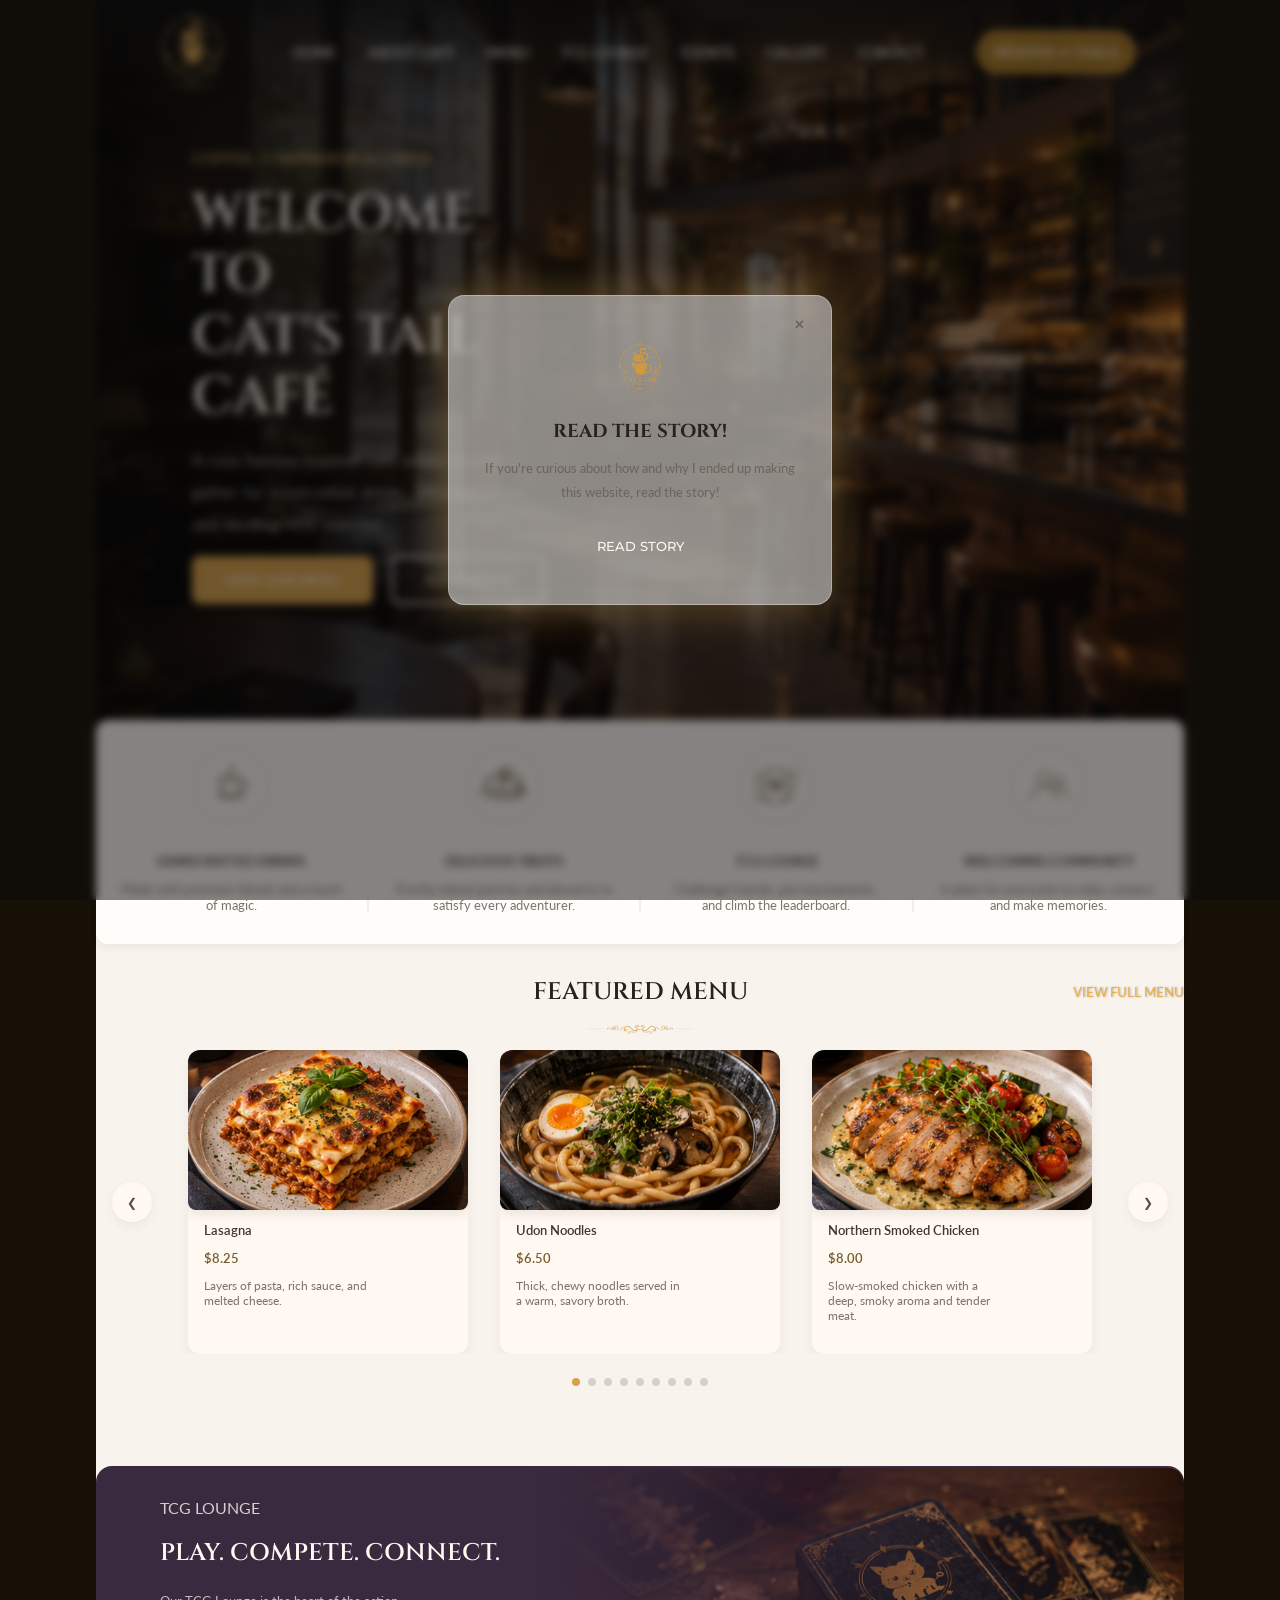
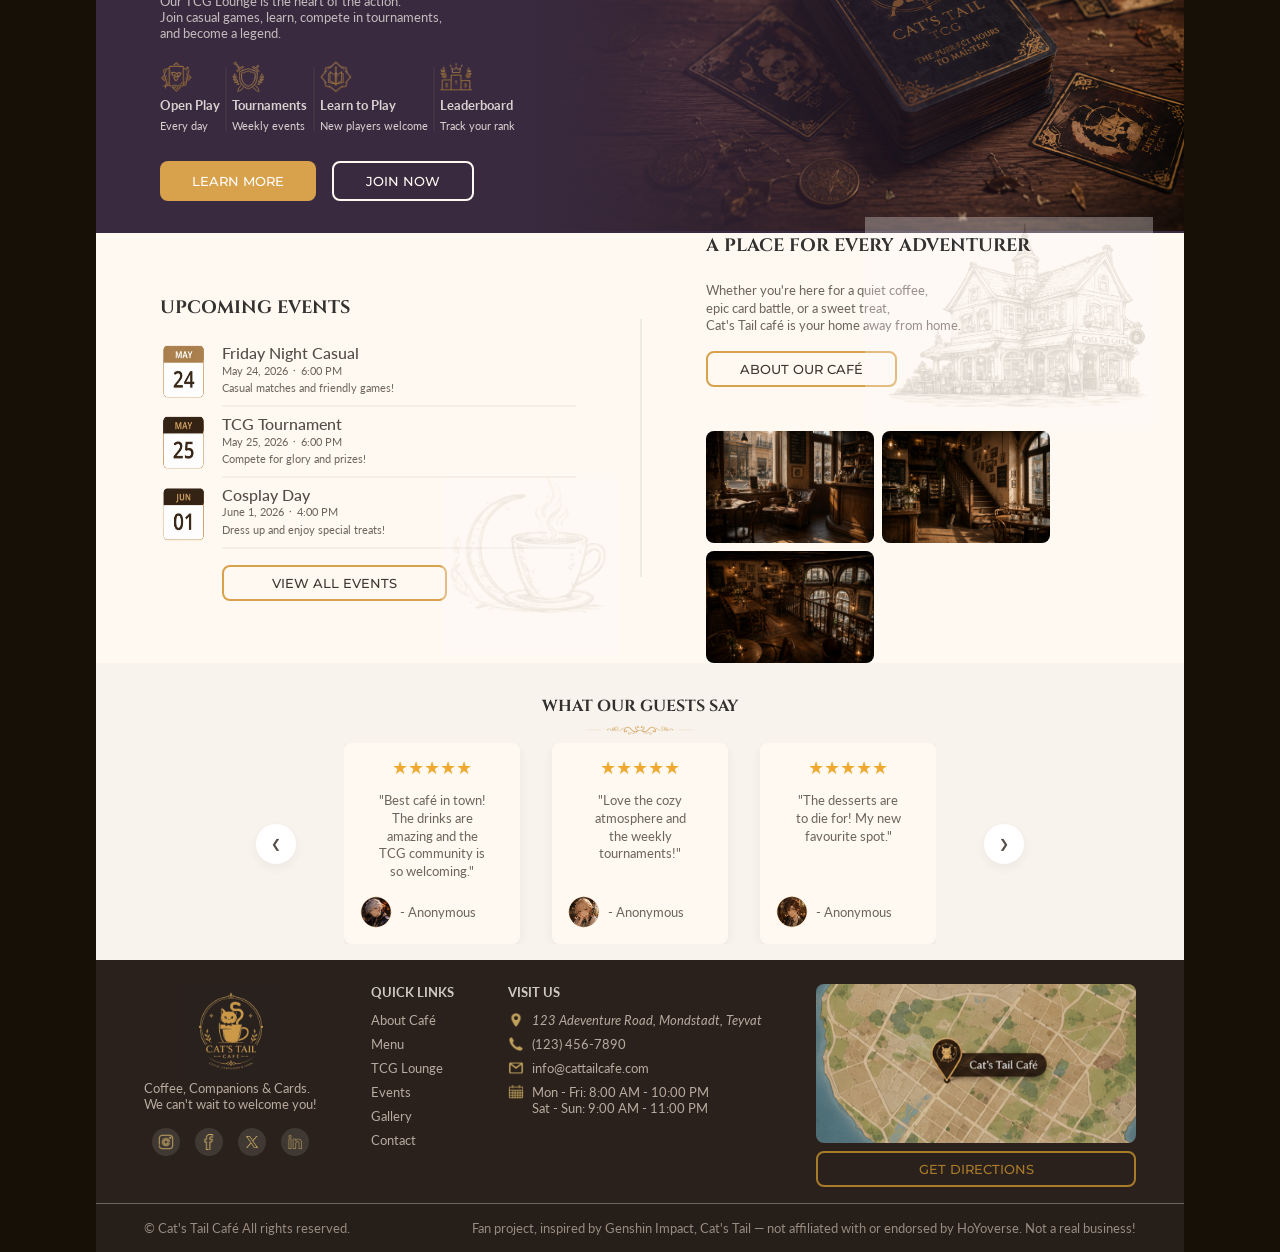
<file: index.html>
<!doctype html>
<html lang="en">
  <head>
    <meta charset="UTF-8" />
    <meta name="viewport" content="width=device-width, initial-scale=1.0" />
    <link rel="stylesheet" href="STYLES/style--index.css" />
    <script src="JS/js--index.js" defer></script>
    <title>Cat's Tail Café</title>
    <link rel="shortcut icon" href="pointer/paw---icon-top.png" type="" />
  </head>
  <body>
    <nav class="nav-font">
      <div class="nav-logo">
        <img
          src="logo/logo.png"
          alt="Cat's Tail café logo"
          style="height: 6rem; filter: saturate(90%)"
        />
      </div>
      <!--logo-->
      <!-- hamburger button (visible only on small screens) -->
      <button
        class="menu-toggle"
        id="menuToggle"
        aria-label="Toggle menu"
        aria-controls="navMenu"
        aria-expanded="false"
      >
        <span></span>
        <span></span>
        <span></span>
      </button>

      <div class="nav-menu" id="navMenu">
        <ul>
          <li>
            <a href="#">HOME</a>
          </li>
          <li>
            <a href="about.html">ABOUT CAFÉ</a>
          </li>
          <li>
            <a href="menu.html">MENU</a>
          </li>
          <li>
            <a href="#" class="smooth-scroll" data-target="#tcg">TCG LOUNGE</a>
          </li>
          <li>
            <a href="#" class="smooth-scroll" data-target="#event-gallery"
              >EVENTS</a
            >
          </li>
          <li>
            <a href="gallery.html">GALLERY</a>
          </li>
          <li>
            <a href="#contact" class="smooth-scroll" data-target="#footer"
              >CONTACT</a
            >
          </li>
        </ul>
        <!--nav-->

        <a href="reservation.html" class="btn-base btn-reserve"
          >RESERVE A TABLE</a
        >
        <!--reservation-->
      </div>
    </nav>

    <!--  -->
    <main>
      <!--hero-->
      <section class="hero-content" id="about-cafe">
        <!--img as the background in css-->
        <div class="hero-text">
          <p class="hero-- nav-font">
            <span class="hero-span">COFFEE, COMPANION &amp; CARDS</span>
          </p>
          <!--small text up-->

          <h1 class="hero-- heading-font">WELCOME TO <br />CAT'S TAIL CAFÉ</h1>
          <!--welcome text-->

          <div class="hero-btn-txt-container">
            <p class="hero-- hero-p">
              A cozy fantasy-inspired café where travelers gather for
              handcrafted drinks, delicious treats, and exciting TCG matches.
            </p>
            <!--small text down-->
            <div class="hero-btn-container">
              <a href="menu.html" class="hero-btn-left hero-btn btn-base">
                VIEW OUR MENU
              </a>
              <!--left-->
              <a
                href="#event-gallery"
                class="smooth-scroll hero-btn-right hero-btn btn-base-lined"
                data-target="#event-gallery"
                >TCG EVENTS</a
              ><!--right-->
            </div>
          </div>
          <!--boxs-->
        </div>
      </section>

      <!--absolute box-->
      <section class="abs-container" id="menu">
        <div class="abs--">
          <img
            src="icon/cup-icon-removebg.png"
            alt="cup-icon"
            class="abs-icons"
            style="height: 70px; width: 70px"
          />
          <h4>HANDCRAFTED DRINKS</h4>
          <p>Made with premium blends and a touch of magic.</p>

          <!--texts-->
        </div>
        <div class="abs-line"></div>
        <div class="abs--">
          <img
            src="icon/cake-icon-removebg.png"
            alt="cake-icon"
            class="abs-icons"
            style="height: 70px; width: 70px"
          />
          <h4>DELICIOUS TREATS</h4>
          <p>
            Freshly baked pastries and desserts to satisfy every adventurer.
          </p>
        </div>
        <div class="abs-line"></div>
        <div class="abs--">
          <img
            src="icon/cards-icon-removebg.png"
            alt="cards-icon"
            class="abs-icons"
            style="height: 70px; width: 70px"
          />
          <h4>TCG LOUNGE</h4>
          <p>Challenge friends, join tournaments, and climb the leaderboard.</p>
        </div>
        <div class="abs-line"></div>
        <div class="abs--">
          <img
            src="icon/community-icon-removebg.png"
            alt="community-icon"
            class="abs-icons"
            style="height: 70px; width: 70px"
          />
          <h4>WELCOMING COMMUNITY</h4>
          <p>A place for everyone to relax, connect, and make memories.</p>
        </div>
      </section>

      <!--featured menu-->
      <!--add the menu page later-->
      <section class="featured-container" id="featured">
        <div class="featured-header">
          <h2 class="heading-font">FEATURED MENU</h2>
          <a href="menu.html" class="btn">VIEW FULL MENU</a>
        </div>

        <img
          src="line/line-removebg-colored.png"
          alt="decorative line"
          style="height: 10px; margin-bottom: 1rem"
        />
        <!-- line -->

        <div class="featured-slider">
          <button
            class="featured-slider-btn featured-prev"
            aria-label="Previous"
          >
            &#10094;
          </button>

          <div class="featured-viewport">
            <div class="featured-track" id="featuredTrack">
              <article class="menu-card">
                <img src="food/udon-noodles.png" alt="Udon Noodles" />
                <h4>Udon Noodles</h4>
                <span>$6.50</span>
                <p>Thick, chewy noodles served in a warm, savory broth.</p>
              </article>

              <article class="menu-card">
                <img
                  src="food/northern-smoked-chicken.png"
                  alt="Northern Smoked Chicken"
                />
                <h4>Northern Smoked Chicken</h4>
                <span>$8.00</span>
                <p>
                  Slow-smoked chicken with a deep, smoky aroma and tender meat.
                </p>
              </article>

              <article class="menu-card">
                <img
                  src="food/flaming-red-bolognese.png"
                  alt="Flaming Red Bolognese"
                />
                <h4>Flaming Red Bolognese</h4>
                <span>$7.75</span>
                <p>A bold, spiced pasta sauce simmered low and slow.</p>
              </article>

              <article class="menu-card">
                <img
                  src="food/black-back-perch-stew.png"
                  alt="Black-Back Perch Stew"
                />
                <h4>Black-Back Perch Stew</h4>
                <span>$9.25</span>
                <p>A rich fish stew with a deep, hearty broth.</p>
              </article>

              <article class="menu-card">
                <img
                  src="food/bamboo-shoot-soup.png"
                  alt="Slow Cooked Bamboo Shoot Soup"
                />
                <h4>Bamboo Shoot Soup</h4>
                <span>$6.25</span>
                <p>A gentle, slow-simmered soup with tender bamboo shoots.</p>
              </article>

              <article class="menu-card">
                <img src="food/tahchin.png" alt="Tahchin" />
                <h4>Tahchin</h4>
                <span>$7.00</span>
                <p>Golden saffron rice cake layered with tender chicken.</p>
              </article>

              <article class="menu-card">
                <img src="food/potato-boat.png" alt="Potato Boat" />
                <h4>Potato Boat</h4>
                <span>$5.75</span>
                <p>Baked potato filled with a savory, cheesy topping.</p>
              </article>

              <article class="menu-card">
                <img src="food/sabz-meat-stew.png" alt="Sabz Meat Stew" />
                <h4>Sabz Meat Stew</h4>
                <span>$8.50</span>
                <p>Herb-braised meat stew with a fragrant, earthy depth.</p>
              </article>

              <article class="menu-card">
                <img src="food/lasagna.png" alt="Lasagna" />
                <h4>Lasagna</h4>
                <span>$8.25</span>
                <p>Layers of pasta, rich sauce, and melted cheese.</p>
              </article>
            </div>
          </div>

          <button class="featured-slider-btn featured-next" aria-label="Next">
            &#10095;
          </button>
        </div>

        <div class="featured-dots" id="featuredDots"></div>
      </section>

      <!--tcg-->
      <section class="tcg-container" id="tcg">
        <div class="tcg-container--left">
          <div class="tcg-txt-container">
            <p>TCG LOUNGE</p>
            <h2 class="heading-font">PLAY. COMPETE. CONNECT.</h2>
            <p>
              Our TCG Lounge is the heart of the action.
              <br />
              Join casual games, learn, compete in tournaments, and become a
              legend.
            </p>
          </div>
          <!--texts-->
          <div class="tcg-board-container">
            <div class="tcg-board-texts">
              <img
                src="icon/tcg-icons----1removebg.png"
                alt="tcg-icon-1"
                style="height: 2rem; filter: opacity(80%) saturate(80%)"
              />
              <p>Open Play</p>
              <small>Every day</small>
            </div>
            <div class="tcg-board-spacer"></div>

            <div class="tcg-board-texts">
              <img
                src="icon/tcg-icons----2removebg.png"
                alt="tcg-icon-1"
                style="height: 2rem; filter: opacity(80%) saturate(80%)"
              />
              <p>Tournaments</p>
              <small>Weekly events</small>
            </div>
            <div class="tcg-board-spacer"></div>

            <div class="tcg-board-texts">
              <img
                src="icon/tcg-icons----3removebg.png"
                alt="tcg-icon-2"
                style="height: 2rem; filter: opacity(80%) saturate(80%)"
              />
              <p>Learn to Play</p>
              <small>New players welcome</small>
            </div>
            <div class="tcg-board-spacer"></div>

            <div class="tcg-board-texts">
              <img
                src="icon/tcg-icons----4removebg.png"
                alt="tcg-icon-3"
                style="height: 2rem; filter: opacity(80%) saturate(80%)"
              />
              <p>Leaderboard</p>
              <small>Track your rank</small>
            </div>
          </div>
          <!--icons-->
          <div class="tcg-btn-container">
            <a href="tcg-how.html" class="btn-base">LEARN MORE</a>
            <a href="reservation.html" class="btn-base-lined">JOIN NOW</a>
          </div>
        </div>
        <div class="tcg-img-container">
          <img
            src="img/tcg-img.png"
            alt="tcg-img"
            style="max-height: 100%; width: 100%"
          />
        </div>
      </section>

      <!--events+gallery-->
      <section class="event-gallery-container" id="event-gallery">
        <div class="event-container">
          <div class="event-header">
            <h2 class="heading-font">UPCOMING EVENTS</h2>
          </div>

          <div class="event-article-container">
            <div class="event-art--date">
              <img
                src="date/dates-all__1.png"
                alt="events-date"
                style="height: 55px; width: 55px"
              />

              <img
                src="date/dates-all__2.png"
                alt="events-date"
                style="height: 55px; width: 55px"
              />

              <img
                src="date/dates-all__3.png"
                alt="events-date"
                style="height: 55px; width: 55px"
              />
            </div>
            <div class="event-art--txt">
              <article class="event-card">
                <div class="event-card-txt">
                  <span>Friday Night Casual</span>
                  <small>May 24, 2026 ᛫ 6:00 PM</small>
                  <small>Casual matches and friendly games!</small>
                </div>
              </article>

              <div class="event-card-spliter"></div>

              <article class="event-card">
                <div class="event-card-txt">
                  <span>TCG Tournament</span>
                  <small>May 25, 2026 ᛫ 6:00 PM</small>
                  <small>Compete for glory and prizes!</small>
                </div>
              </article>

              <div class="event-card-spliter"></div>

              <article class="event-card">
                <div class="event-card-txt">
                  <span>Cosplay Day</span>
                  <small>June 1, 2026 ᛫ 4:00 PM</small>
                  <small>Dress up and enjoy special treats!</small>
                </div>
              </article>

              <div class="event-card-spliter"></div>
              <a href="#event-gallery" class="btn-base-lined"
                >VIEW ALL EVENTS</a
              >
            </div>
          </div>
        </div>
        <!--left-->

        <div class="event-gallery-spliter"></div>
        <!-- spliter -->

        <div class="gallery-container">
          <div class="gallery-txt">
            <div class="gallery-header">
              <h2 class="heading-font">A PLACE FOR EVERY ADVENTURER</h2>
              <div>
                <p>Whether you're here for a quiet coffee,</p>
                <p>epic card battle, or a sweet treat,</p>
                <p>Cat's Tail café is your home away from home.</p>
              </div>
            </div>
          </div>
          <!--text-->
          <a href="about.html" class="btn-base-lined">ABOUT OUR CAFÉ</a
          ><!--go to gallery-->
          <div class="gallery-img-container">
            <img
              src="gallery/gallery--1.png"
              alt="gallery-img"
              style="height: 7rem"
            />
            <img
              src="gallery/gallery--2.png"
              alt="gallery-img"
              style="height: 7rem"
            />
            <img
              src="gallery/gallery--3.png"
              alt="gallery-img"
              style="height: 7rem"
            />
          </div>
          <!--photos-->
        </div>
        <!--right-->
      </section>

      <!--ratings-->
      <section class="rating-container">
        <h3 class="heading-font">WHAT OUR GUESTS SAY</h3>
        <img
          src="line/line-removebg-colored.png"
          alt="decorative line"
          style="height: 10px; margin-bottom: 0.5rem"
        />

        <!--  -->
        <div class="rate-art-container">
          <button class="slider-btn prev-btn" aria-label="Previous">
            &#10094;
          </button>

          <div class="viewport">
            <div class="testimonial-track">
              <article class="testimonials">
                <div class="tests-upper">
                  <p class="stars">★★★★★</p>
                  <p>
                    "Best café in town! The drinks are amazing and the TCG
                    community is so welcoming."
                  </p>
                </div>
                <div class="tests-lower">
                  <img
                    src="char/character-profiles__1.png"
                    alt="profile-picture"
                    class="avatar"
                  />
                  <p>- Anonymous</p>
                </div>
              </article>

              <article class="testimonials">
                <div class="tests-upper">
                  <p class="stars">★★★★★</p>
                  <p>"Love the cozy atmosphere and the weekly tournaments!"</p>
                </div>
                <div class="tests-lower">
                  <img
                    src="char/character-profiles__2.png"
                    alt="profile-picture"
                    class="avatar"
                  />
                  <p>- Anonymous</p>
                </div>
              </article>

              <article class="testimonials">
                <div class="tests-upper">
                  <p class="stars">★★★★★</p>
                  <p>"The desserts are to die for! My new favourite spot."</p>
                </div>
                <div class="tests-lower">
                  <img
                    src="char/character-profiles__3.png"
                    alt="profile-picture"
                    class="avatar"
                  />
                  <p>- Anonymous</p>
                </div>
              </article>

              <article class="testimonials">
                <div class="tests-upper">
                  <p class="stars">★★★★★</p>
                  <p>
                    "Friendly staff, great coffee, and a cat at the counter.
                    What more could you want?"
                  </p>
                </div>
                <div class="tests-lower">
                  <img
                    src="char/character-profiles__4.png"
                    alt="profile-picture"
                    class="avatar"
                  />
                  <p>- Anonymous</p>
                </div>
              </article>

              <article class="testimonials">
                <div class="tests-upper">
                  <p class="stars">★★★★★</p>
                  <p>
                    "The perfect place to learn the card game and make new
                    friends."
                  </p>
                </div>
                <div class="tests-lower">
                  <img
                    src="char/character-profiles__5.png"
                    alt="profile-picture"
                    class="avatar"
                  />
                  <p>- Anonymous</p>
                </div>
              </article>

              <article class="testimonials">
                <div class="tests-upper">
                  <p class="stars">★★★★★</p>
                  <p>
                    "Warm, cozy, and full of character. I keep coming back."
                  </p>
                </div>
                <div class="tests-lower">
                  <img
                    src="char/character-profiles__6.png"
                    alt="profile-picture"
                    class="avatar"
                  />
                  <p>- Anonymous</p>
                </div>
              </article>
            </div>
          </div>

          <!--sliders-->
          <button class="slider-btn next-btn" aria-label="Next">
            &#10095;
          </button>
        </div>
      </section>
    </main>

    <footer>
      <div class="footer--up" id="footer">
        <div class="f-up--logos foot-up--box">
          <img
            src="logo/logo.png"
            alt="Cat's Tail café logo"
            style="height: 6rem; width: 6rem; filter: saturate(90%)"
          />

          <div>
            <div class="f-logos--text">
              <p>Coffee, Companions &amp; Cards.</p>
              <p>We can't wait to welcome you!</p>
            </div>
            <div class="social-m--container">
              <div>
                <img
                  src="icon/instagram.png"
                  alt="socialmedia-"
                  style="
                    height: 1rem;
                    filter: opacity(80%);
                    background-color: transparent;
                  "
                />
              </div>
              <div>
                <img
                  src="icon/facebook.png"
                  alt="socialmedia-"
                  style="
                    height: 1rem;
                    filter: opacity(80%);
                    background-color: transparent;
                  "
                />
              </div>
              <div>
                <img
                  src="icon/icons8-x-50.png"
                  alt="socialmedia-"
                  style="
                    height: 1rem;
                    filter: opacity(80%);
                    background-color: transparent;
                  "
                />
              </div>
              <div>
                <a
                  href=""
                  target="_blank"
                  style="
                    text-decoration: none;
                    background-color: transparent;
                    height: 16px;
                  "
                >
                  <img
                    src="icon/linkedin.png"
                    alt="socialmedia-"
                    style="
                      height: 1rem;
                      filter: opacity(80%);
                      background-color: transparent;
                    "
                  />
                </a>
              </div>
            </div>
          </div>

          <!-- logo -->

          <!-- app links -->
        </div>
        <!--bla bla-->
        <div class="foot-up--box">
          <h5>QUICK LINKS</h5>
          <ul>
            <li>
              <a href="about.html"> About Café </a>
            </li>
            <li>
              <a href="menu.html"> Menu </a>
            </li>
            <li>
              <a href="tcg-how.html"> TCG Lounge </a>
            </li>
            <li>
              <a
                href="#event-gallery"
                class="smooth-scroll"
                data-target="#event-gallery"
              >
                Events
              </a>
            </li>
            <li>
              <a href="gallery.html"> Gallery </a>
            </li>
            <li>
              <a href="#footer" class="smooth-scroll" data-target="#footer">
                Contact
              </a>
            </li>
          </ul>
          <!--quick links-->
        </div>
        <div class="foot-up--box">
          <h5>VISIT US</h5>
          <div class="visit-container">
            <div>
              <img
                src="icon/icon--location.png"
                alt="location"
                style="
                  height: 1rem;
                  width: 1rem;
                  filter: opacity(70%);

                  margin: 0 0.5rem 0.5rem 0;
                "
              />
              <img
                src="icon/icon--phone.png"
                alt="phone"
                style="
                  height: 1rem;
                  width: 1rem;
                  filter: opacity(70%);
                  margin: 0 0.5rem 0.5rem 0;
                "
              />
              <img
                src="icon/icon--mail.png"
                alt="mail"
                style="
                  height: 1rem;
                  width: 1rem;
                  filter: opacity(70%);

                  margin: 0 0.5rem 0.5rem 0;
                "
              />
              <img
                src="icon/icon--calendar.png"
                alt="calendar"
                style="
                  height: 1rem;
                  width: 1rem;
                  filter: opacity(70%);
                  margin: 0 0.5rem 0.5rem 0;
                "
              />
            </div>
            <div class="visit-text">
              <address>
                <small> 123 Adeventure Road, Mondstadt, Teyvat </small>
              </address>
              <a href="tel:+1234567890">(123) 456-7890</a>
              <a href="mailto:info@cattailcafe.com">info@cattailcafe.com</a>
              <small>
                Mon - Fri: 8:00 AM - 10:00 PM
                <br />
                Sat - Sun: 9:00 AM - 11:00 PM
              </small>
            </div>
          </div>
        </div>
        <!--visit us-->
        <div class="foot-up--box foot--map">
          <img
            src="img/cat-tail--map.png"
            alt="map"
            style="
              max-width: 20rem;
              border-radius: 0.5rem;
              margin-bottom: 0.5rem;
              filter: opacity(90%);
            "
          />
          <a href="direction.html" class="btn-base-lined" target="_blank">
            GET DIRECTIONS
          </a>
        </div>
        <!--map-->
      </div>
      <!--upper-->
      <hr />
      <div class="foot-down--box">
        <p>&copy; Cat's Tail Café All rights reserved.</p>
        <p>
          Fan project, inspired by Genshin Impact, Cat's Tail — not affiliated
          with or endorsed by HoYoverse. Not a real business!
        </p>
      </div>
      <!--lower-->
    </footer>

    <!-- back to top -->
    <button class="back-to-top" id="backToTop" aria-label="Back to top">
      <svg
        viewBox="0 0 24 24"
        fill="none"
        stroke="currentColor"
        stroke-width="2.5"
        stroke-linecap="round"
        stroke-linejoin="round"
        aria-hidden="true"
      >
        <polyline points="6 15 12 9 18 15"></polyline>
      </svg>
    </button>

    <!-- notif -->
    <div class="notif-overlay" id="notifOverlay">
      <div class="notif-box">
        <div class="sparkle sparkle-1"></div>
        <div class="sparkle sparkle-2"></div>
        <div class="sparkle sparkle-3"></div>
        <div class="sparkle sparkle-4"></div>
        <div class="sparkle sparkle-5"></div>

        <button class="notif-close" id="notifClose">&times;</button>

        <img
          src="logo/logo.png"
          alt="Cat's Tail café logo"
          class="notif-logo"
        />
        <h3 class="heading-font">READ THE STORY!</h3>
        <p>
          If you're curious about how and why I ended up making this website,
          read the story!
        </p>
        <a href="about.html" class="btn-base notif-btn">READ STORY</a>
      </div>
    </div>
  </body>
</html>
</file>
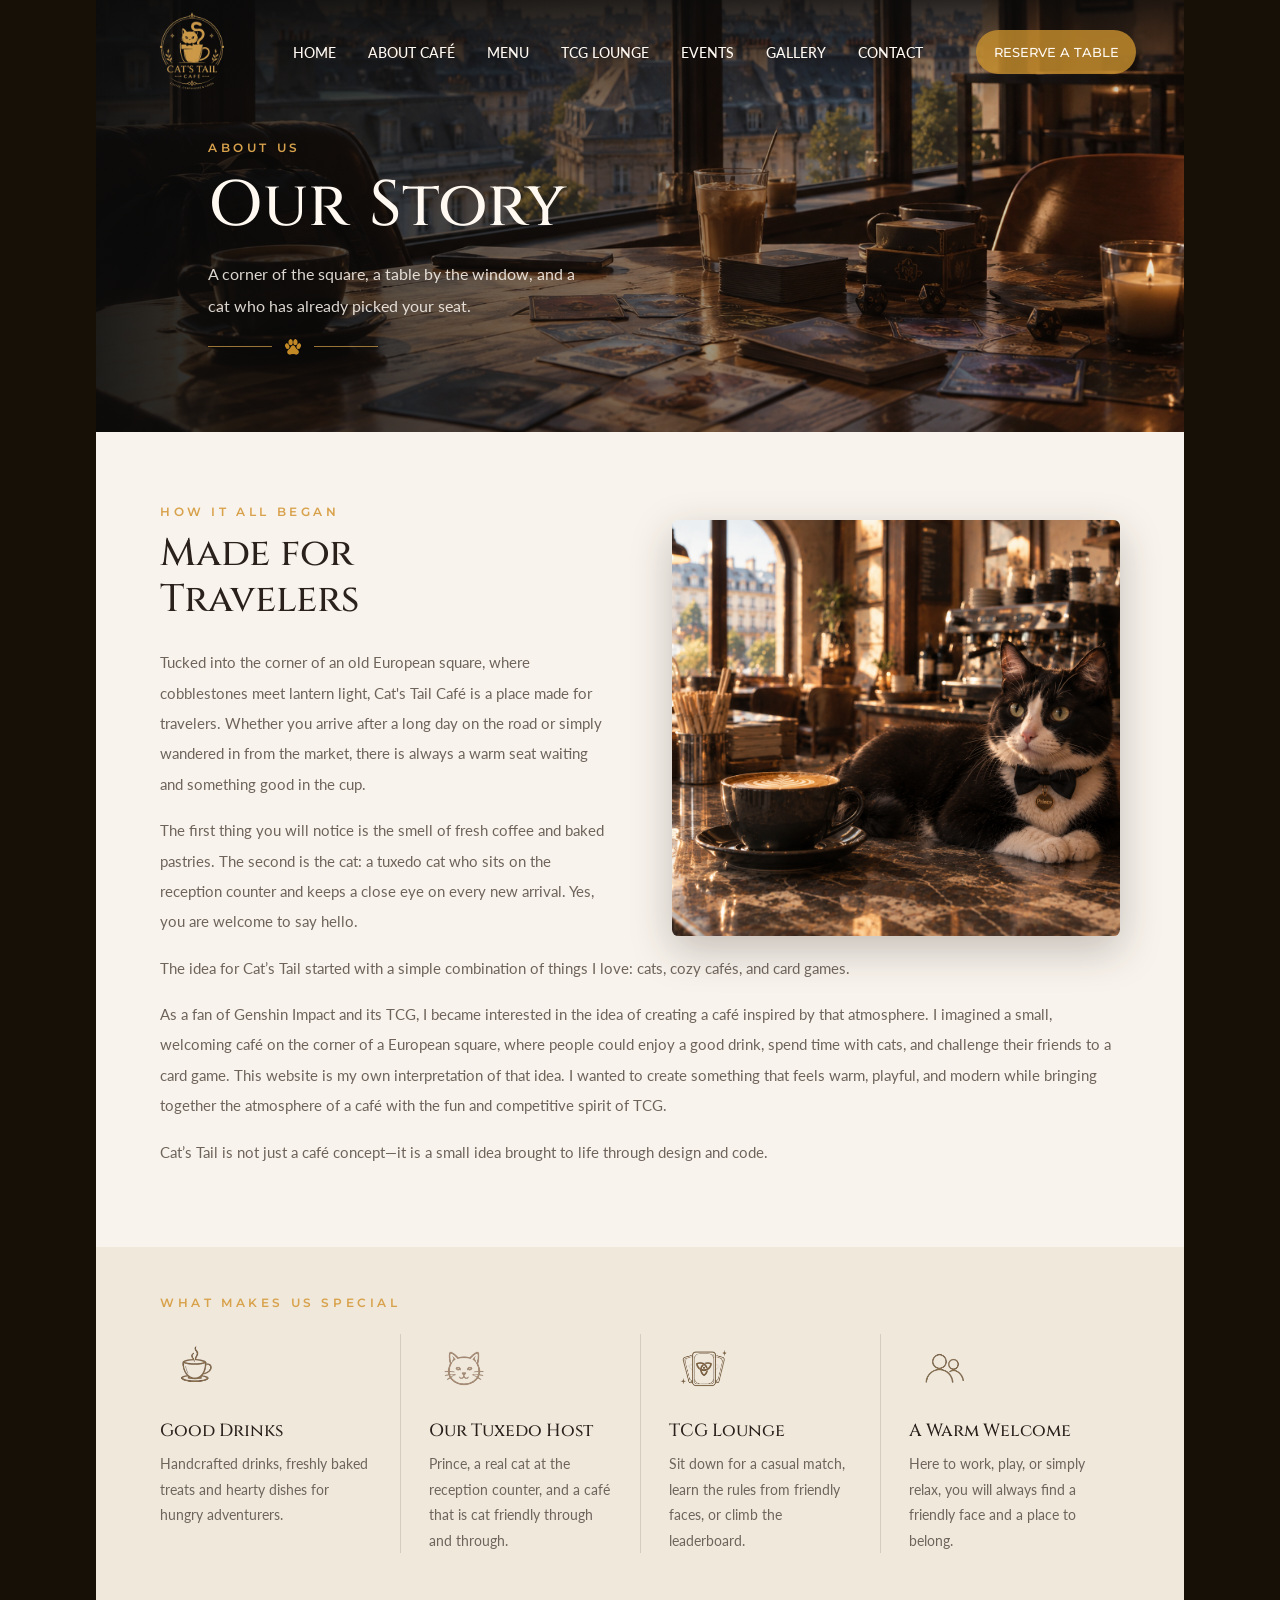
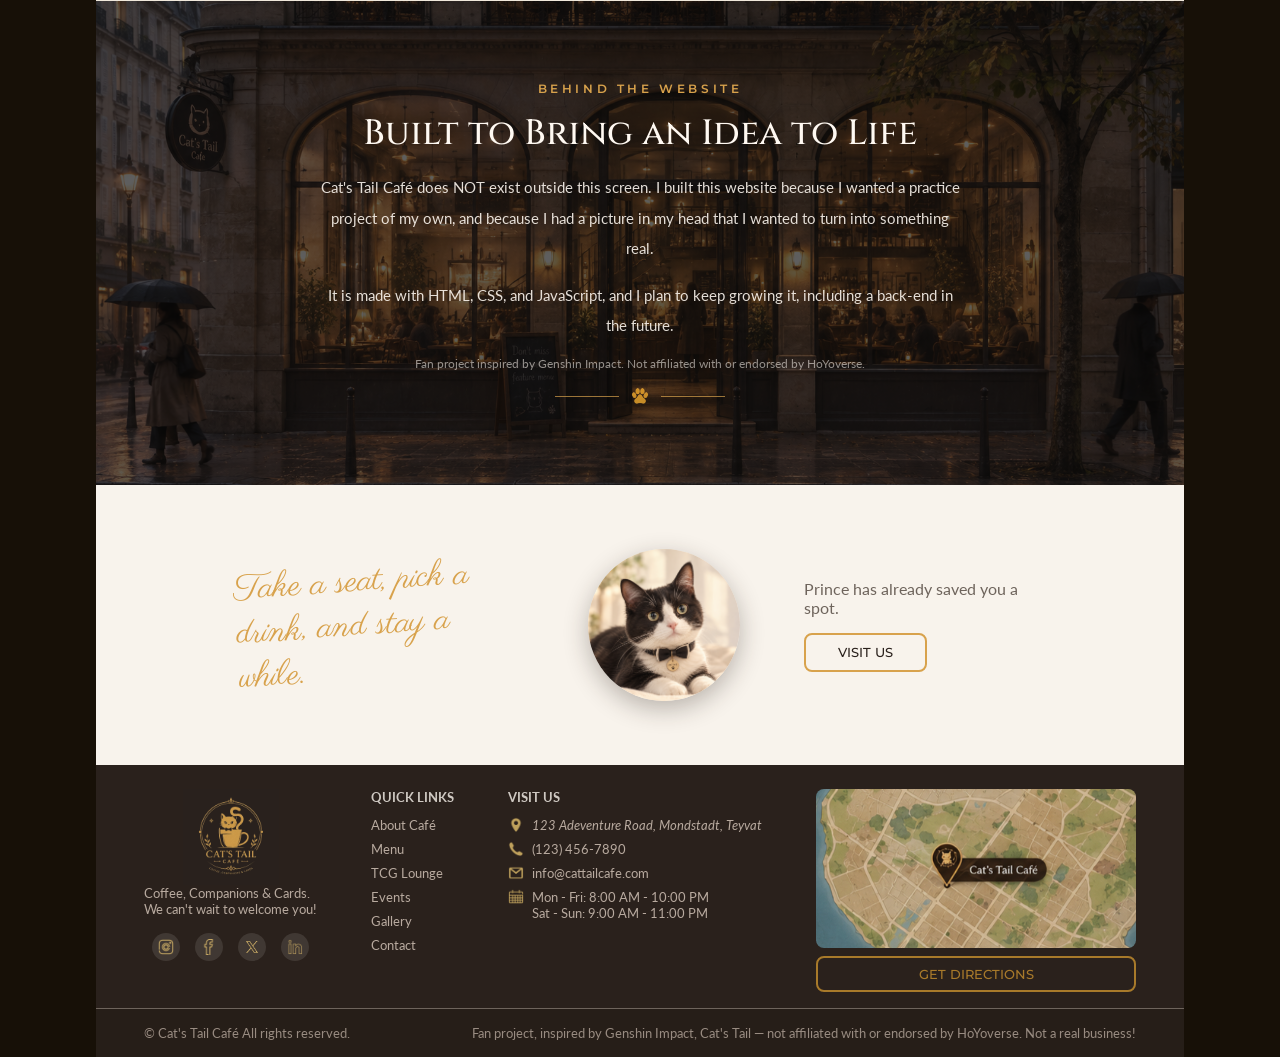
<file: about.html>
<!doctype html>
<html lang="en">
  <head>
    <meta charset="UTF-8" />
    <meta name="viewport" content="width=device-width, initial-scale=1.0" />
    <link rel="stylesheet" href="STYLES/style--index.css" />
    <link rel="stylesheet" href="STYLES/style--about.css" />
    <script src="JS/js--index.js" defer></script>
    <title>Our Story – Cat's Tail Café</title>
    <link rel="shortcut icon" href="pointer/paw---icon-top.png" type="" />
  </head>

  <body>
    <!-- nav -->
    <nav class="nav-font">
      <div class="nav-logo">
        <img
          src="logo/logo.png"
          alt="Cat's Tail café logo"
          style="height: 6rem; filter: saturate(90%)"
        />
      </div>
      <!--logo-->
      <!-- hamburger button (visible only on small screens) -->
      <button
        class="menu-toggle"
        id="menuToggle"
        aria-label="Toggle menu"
        aria-controls="navMenu"
        aria-expanded="false"
      >
        <span></span>
        <span></span>
        <span></span>
      </button>

      <div class="nav-menu" id="navMenu">
        <ul>
          <li>
            <a href="index.html">HOME</a>
          </li>
          <li>
            <a href="about.html">ABOUT CAFÉ</a>
          </li>
          <li>
            <a href="menu.html">MENU</a>
          </li>
          <li>
            <a href="index.html#tcg">TCG LOUNGE</a>
          </li>
          <li>
            <a href="index.html#event-gallery">EVENTS</a>
          </li>
          <li>
            <a href="gallery.html">GALLERY</a>
          </li>
          <li>
            <a href="#footer" class="smooth-scroll" data-target="#footer"
              >CONTACT</a
            >
          </li>
        </ul>
        <!--nav-->

        <a href="reservation.html" class="btn-base btn-reserve"
          >RESERVE A TABLE</a
        >
        <!--reservation-->
      </div>
    </nav>
    <!-- main -->
    <main>
      <!-- HERO -->
      <section class="about-hero">
        <div class="about-hero-text">
          <p class="about-label">ABOUT US</p>
          <h1 class="heading-font">Our Story</h1>
          <p class="about-sub">
            A corner of the square, a table by the window, and a cat who has
            already picked your seat.
          </p>
          <div class="about-orn">
            <img
              src="icon/paw-img--ylw-removedbg.png"
              alt="paw"
              style="opacity: 80%"
            />
          </div>
        </div>
      </section>

      <!-- HOW IT ALL BEGAN -->
      <section class="about-begin">
        <div class="about-begin-text">
          <p class="about-label">HOW IT ALL BEGAN</p>
          <h2 class="heading-font">Made for<br />Travelers</h2>
          <p>
            Tucked into the corner of an old European square, where cobblestones
            meet lantern light, Cat's Tail Café is a place made for travelers.
            Whether you arrive after a long day on the road or simply wandered
            in from the market, there is always a warm seat waiting and
            something good in the cup.
          </p>
          <p>
            The first thing you will notice is the smell of fresh coffee and
            baked pastries. The second is the cat: a tuxedo cat who sits on the
            reception counter and keeps a close eye on every new arrival. Yes,
            you are welcome to say hello.
          </p>
        </div>
        <img
          src="img/about-begin--.png"
          alt="Tuxedo cat on the reception counter"
        />
      </section>
      <!-- about begin lower -->
      <section class="about-begin-lower">
        <div class="about-begin-text">
          <p>
            The idea for Cat’s Tail started with a simple combination of things
            I love: cats, cozy cafés, and card games.
          </p>
          <p>
            As a fan of Genshin Impact and its TCG, I became interested in the
            idea of creating a café inspired by that atmosphere. I imagined a
            small, welcoming café on the corner of a European square, where
            people could enjoy a good drink, spend time with cats, and challenge
            their friends to a card game. This website is my own interpretation
            of that idea. I wanted to create something that feels warm, playful,
            and modern while bringing together the atmosphere of a café with the
            fun and competitive spirit of TCG.
          </p>
          <p>
            Cat’s Tail is not just a café concept—it is a small idea brought to
            life through design and code.
          </p>
        </div>
      </section>

      <!-- WHAT MAKES US SPECIAL -->
      <section class="about-special">
        <p class="about-label">WHAT MAKES US SPECIAL</p>
        <div class="about-special-grid">
          <div class="about-special-item">
            <img src="icon/cup-icon-removebg.png" alt="cup-icon" />
            <h3 class="heading-font">Good Drinks</h3>
            <p>
              Handcrafted drinks, freshly baked treats and hearty dishes for
              hungry adventurers.
            </p>
          </div>
          <div class="about-special-item">
            <img src="icon/cat-icon--removedbg.png" alt="cat-icon" />
            <h3 class="heading-font">Our Tuxedo Host</h3>
            <p>
              Prince, a real cat at the reception counter, and a café that is
              cat friendly through and through.
            </p>
          </div>
          <div class="about-special-item">
            <img src="icon/cards-icon-removebg.png" alt="cards-icon" />
            <h3 class="heading-font">TCG Lounge</h3>
            <p>
              Sit down for a casual match, learn the rules from friendly faces,
              or climb the leaderboard.
            </p>
          </div>
          <div class="about-special-item">
            <img src="icon/community-icon-removebg.png" alt="community-icon" />
            <h3 class="heading-font">A Warm Welcome</h3>
            <p>
              Here to work, play, or simply relax, you will always find a
              friendly face and a place to belong.
            </p>
          </div>
        </div>
      </section>

      <!-- BEHIND THE WEBSITE -->
      <section class="about-mission">
        <div class="about-mission-text">
          <p class="about-label">BEHIND THE WEBSITE</p>
          <h2 class="heading-font">Built to Bring an Idea to Life</h2>
          <p>
            Cat's Tail Café does NOT exist outside this screen. I built this
            website because I wanted a practice project of my own, and because I
            had a picture in my head that I wanted to turn into something real.
          </p>
          <p>
            It is made with HTML, CSS, and JavaScript, and I plan to keep
            growing it, including a back-end in the future.
          </p>
          <small>
            Fan project inspired by Genshin Impact. Not affiliated with or
            endorsed by HoYoverse.
          </small>
          <div class="about-orn">
            <img
              src="icon/paw-img--ylw-removedbg.png"
              alt="paw"
              style="opacity: 80%"
            />
          </div>
        </div>
      </section>

      <!-- CLOSING -->
      <section class="about-closing">
        <p class="about-quote">Take a seat, pick a drink, and stay a while.</p>
        <img
          class="about-portrait"
          src="img/prince-portrait.png"
          alt="Tuxedo cat portrait"
        />
        <div class="about-closing-text">
          <p>Prince has already saved you a spot.</p>
          <a href="reservation.html" class="about-btn">VISIT US</a>
        </div>
      </section>
    </main>

    <!-- FOOTER  -->
    <footer>
      <div class="footer--up" id="footer">
        <div class="f-up--logos foot-up--box">
          <img
            src="logo/logo.png"
            alt="Cat's Tail café logo"
            style="height: 6rem; width: 6rem; filter: saturate(90%)"
          />

          <div>
            <div class="f-logos--text">
              <p>Coffee, Companions &amp Cards.</p>
              <p>We can't wait to welcome you!</p>
            </div>
            <div class="social-m--container">
              <div>
                <img
                  src="icon/instagram.png"
                  alt="socialmedia-"
                  style="
                    height: 1rem;
                    filter: opacity(80%);
                    background-color: transparent;
                  "
                />
              </div>
              <div>
                <img
                  src="icon/facebook.png"
                  alt="socialmedia-"
                  style="
                    height: 1rem;
                    filter: opacity(80%);
                    background-color: transparent;
                  "
                />
              </div>
              <div>
                <img
                  src="icon/icons8-x-50.png"
                  alt="socialmedia-"
                  style="
                    height: 1rem;
                    filter: opacity(80%);
                    background-color: transparent;
                  "
                />
              </div>
              <div>
                <a
                  href=""
                  target="_blank"
                  style="
                    text-decoration: none;
                    background-color: transparent;
                    height: 16px;
                  "
                >
                  <img
                    src="icon/linkedin.png"
                    alt="socialmedia-"
                    style="
                      height: 1rem;
                      filter: opacity(80%);
                      background-color: transparent;
                    "
                  />
                </a>
              </div>
            </div>
          </div>

          <!-- logo -->

          <!-- app links -->
        </div>
        <!--bla bla-->
        <div class="foot-up--box">
          <h5>QUICK LINKS</h5>
          <ul>
            <li>
              <a href="about.html"> About Café </a>
            </li>
            <li>
              <a href="menu.html"> Menu </a>
            </li>
            <li>
              <a href="tcg-how.html"> TCG Lounge </a>
            </li>
            <li>
              <a href="#" class="smooth-scroll" data-target="#event-gallery">
                Events
              </a>
            </li>
            <li>
              <a href="gallery.html"> Gallery </a>
            </li>
            <li>
              <a href="#footer" class="smooth-scroll" data-target="#footer">
                Contact
              </a>
            </li>
          </ul>
          <!--quick links-->
        </div>
        <div class="foot-up--box">
          <h5>VISIT US</h5>
          <div class="visit-container">
            <div>
              <img
                src="icon/icon--location.png"
                alt="location"
                style="
                  height: 1rem;
                  width: 1rem;
                  filter: opacity(70%);

                  margin: 0 0.5rem 0.5rem 0;
                "
              />
              <img
                src="icon/icon--phone.png"
                alt="phone"
                style="
                  height: 1rem;
                  width: 1rem;
                  filter: opacity(70%);
                  margin: 0 0.5rem 0.5rem 0;
                "
              />
              <img
                src="icon/icon--mail.png"
                alt="mail"
                style="
                  height: 1rem;
                  width: 1rem;
                  filter: opacity(70%);

                  margin: 0 0.5rem 0.5rem 0;
                "
              />
              <img
                src="icon/icon--calendar.png"
                alt="calendar"
                style="
                  height: 1rem;
                  width: 1rem;
                  filter: opacity(70%);
                  margin: 0 0.5rem 0.5rem 0;
                "
              />
            </div>
            <div class="visit-text">
              <address>
                <small> 123 Adeventure Road, Mondstadt, Teyvat </small>
              </address>
              <a href="tel:+1234567890">(123) 456-7890</a>
              <a href="mailto:info@cattailcafe.com">info@cattailcafe.com</a>
              <small>
                Mon - Fri: 8:00 AM - 10:00 PM
                <br />
                Sat - Sun: 9:00 AM - 11:00 PM
              </small>
            </div>
          </div>
        </div>
        <!--visit us-->
        <div class="foot-up--box foot--map">
          <img
            src="img/cat-tail--map.png"
            alt="map"
            style="
              max-width: 20rem;
              border-radius: 0.5rem;
              margin-bottom: 0.5rem;
              filter: opacity(90%);
            "
          />
          <a href="direction.html" class="btn-base-lined" target="_blank">
            GET DIRECTIONS
          </a>
        </div>
        <!--map-->
      </div>
      <!--upper-->
      <hr />
      <div class="foot-down--box">
        <p>&copy; Cat's Tail Café All rights reserved.</p>
        <p>
          Fan project, inspired by Genshin Impact, Cat's Tail — not affiliated
          with or endorsed by HoYoverse. Not a real business!
        </p>
      </div>
      <!--lower-->
    </footer>
    <!-- back to top -->
    <button class="back-to-top" id="backToTop" aria-label="Back to top">
      <svg
        viewBox="0 0 24 24"
        fill="none"
        stroke="currentColor"
        stroke-width="2.5"
        stroke-linecap="round"
        stroke-linejoin="round"
        aria-hidden="true"
      >
        <polyline points="6 15 12 9 18 15"></polyline>
      </svg>
    </button>
  </body>
</html>
</file>
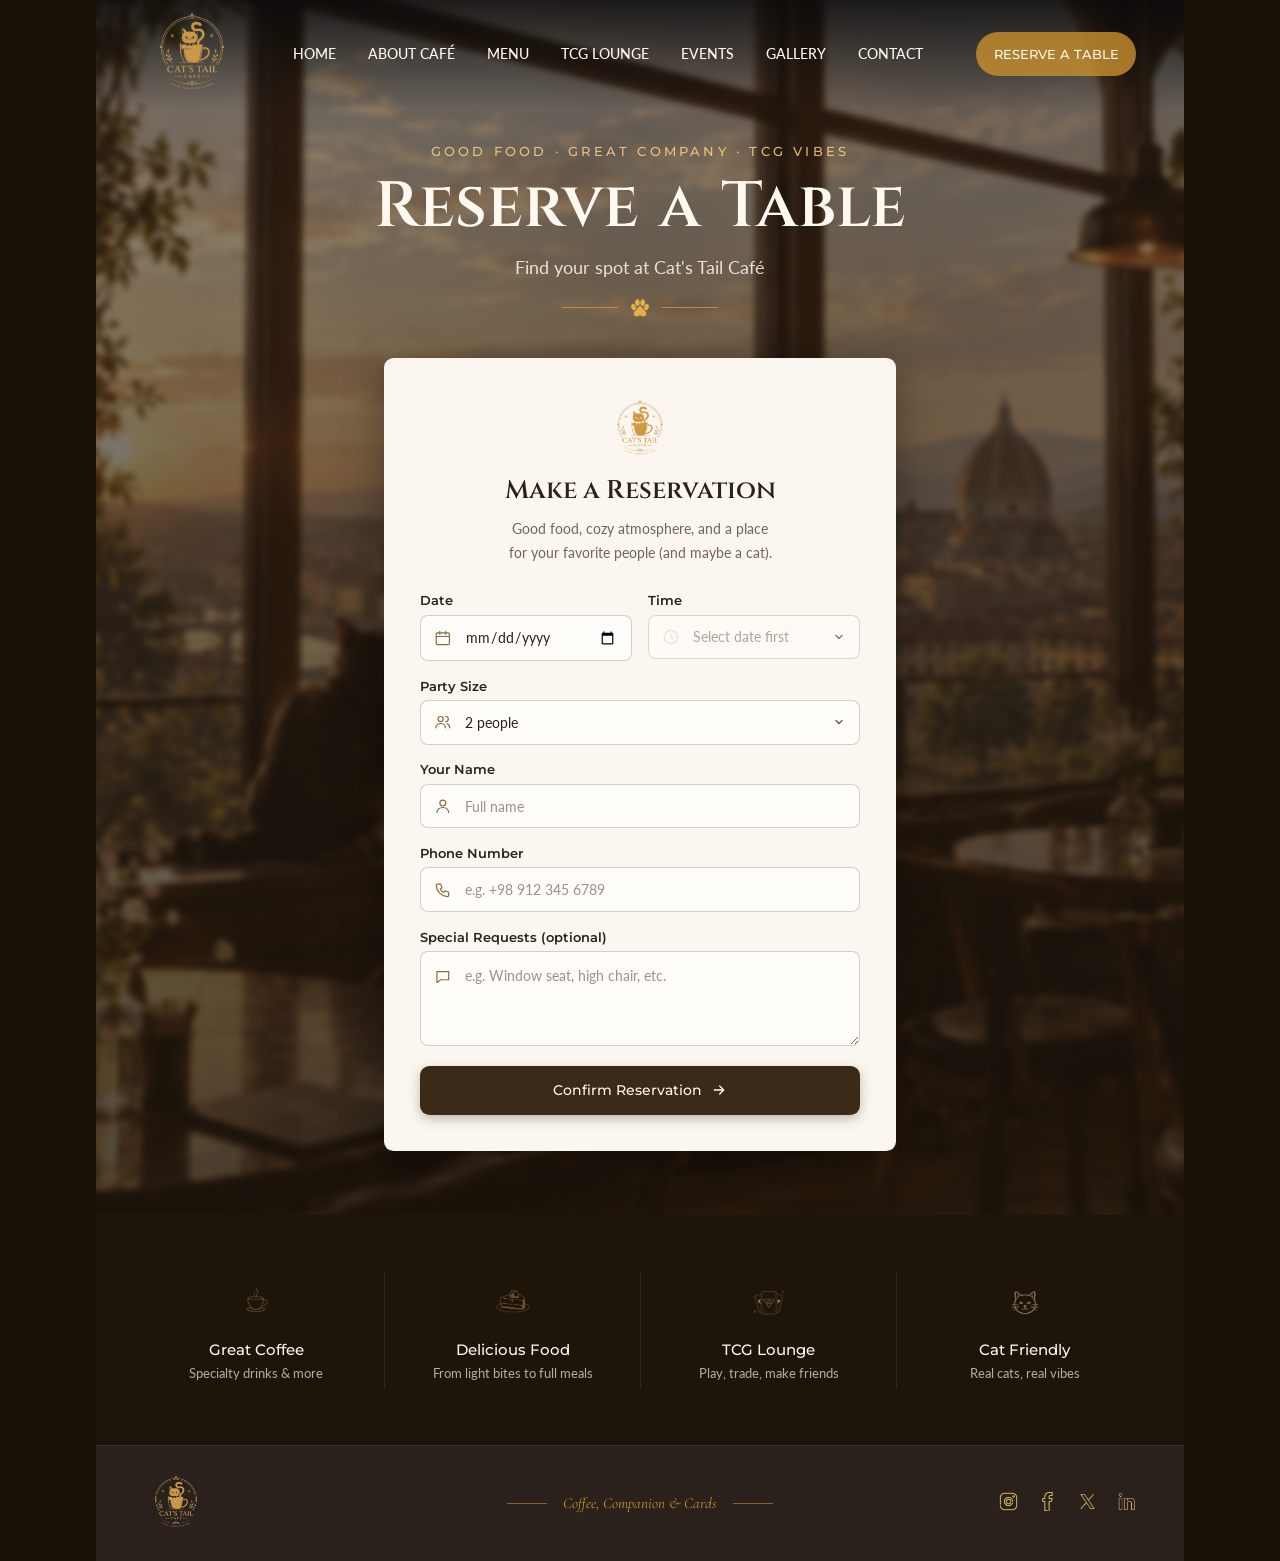
<file: reservation.html>
<!doctype html>
<html lang="en">
  <head>
    <meta charset="UTF-8" />
    <meta name="viewport" content="width=device-width, initial-scale=1.0" />
    <link rel="stylesheet" href="STYLES/style--index.css" />
    <link rel="stylesheet" href="STYLES/style--reserve.css" />
    <script src="JS/js--reserve.js" defer></script>
    <title>Reserve a Table | Cat's Tail Café</title>
    <link rel="shortcut icon" href="pointer/paw---icon-top.png" type="" />
  </head>
  <body>
    <!-- NAV (same as index.html; links that pointed to sections now go to index.html#...) -->
    <nav class="nav-font">
      <div class="nav-logo">
        <a href="index.html">
          <img
            src="logo/logo.png"
            alt="Cat's Tail café logo"
            style="height: 6rem; filter: saturate(90%)"
          />
        </a>
      </div>

      <button
        class="menu-toggle"
        id="menuToggle"
        aria-label="Toggle menu"
        aria-controls="navMenu"
        aria-expanded="false"
      >
        <span></span>
        <span></span>
        <span></span>
      </button>

      <div class="nav-menu" id="navMenu">
        <ul>
          <li><a href="index.html">HOME</a></li>
          <li><a href="about.html">ABOUT CAFÉ</a></li>
          <li><a href="menu.html">MENU</a></li>
          <li><a href="index.html#tcg">TCG LOUNGE</a></li>
          <li><a href="index.html#event-gallery">EVENTS</a></li>
          <li><a href="gallery.html">GALLERY</a></li>
          <li><a href="#footer">CONTACT</a></li>
        </ul>

        <a
          href="reservation.html"
          class="btn-base btn-reserve"
          aria-current="page"
          >RESERVE A TABLE</a
        >
      </div>
    </nav>

    <main>
      <!-- HERO + FORM -->
      <section class="res-hero">
        <div class="res-hero-bg" aria-hidden="true"></div>

        <div class="res-title">
          <p class="res-eyebrow nav-font">
            GOOD FOOD &middot; GREAT COMPANY &middot; TCG VIBES
          </p>
          <h1 class="heading-font">Reserve a Table</h1>
          <p class="res-sub">Find your spot at Cat's Tail Café</p>
          <div class="res-divider" aria-hidden="true">
            <span></span>
            <img
              src="icon/paw-img--ylw-removedbg.png"
              alt="paw"
              style="opacity: 80%"
            />
            <span></span>
          </div>
        </div>

        <div class="res-card">
          <header class="res-card-head">
            <img src="logo/logo.png" alt="" class="res-card-logo" />
            <h2 class="heading-font">Make a Reservation</h2>
            <p>
              Good food, cozy atmosphere, and a place<br />
              for your favorite people (and maybe a cat).
            </p>
          </header>

          <form id="reservationForm" novalidate>
            <div class="form-row">
              <div class="field">
                <label for="date">Date</label>
                <div class="input-wrap">
                  <svg
                    class="field-icon"
                    viewBox="0 0 24 24"
                    aria-hidden="true"
                  >
                    <rect x="3" y="5" width="18" height="16" rx="2" />
                    <path d="M3 10h18M8 3v4M16 3v4" />
                  </svg>
                  <input type="date" id="date" name="date" required />
                </div>
                <p class="field-error" id="err-date" role="alert"></p>
              </div>

              <div class="field">
                <label for="time">Time</label>
                <div class="input-wrap">
                  <svg
                    class="field-icon"
                    viewBox="0 0 24 24"
                    aria-hidden="true"
                  >
                    <circle cx="12" cy="12" r="9" />
                    <path d="M12 7v5l3 2" />
                  </svg>
                  <select id="time" name="time" required disabled>
                    <option value="">Select date first</option>
                  </select>
                </div>
                <p class="field-error" id="err-time" role="alert"></p>
              </div>
            </div>

            <div class="field">
              <label for="party">Party Size</label>
              <div class="input-wrap">
                <svg class="field-icon" viewBox="0 0 24 24" aria-hidden="true">
                  <circle cx="9" cy="8" r="3.5" />
                  <path d="M2.5 20c0-3.5 3-6 6.5-6s6.5 2.5 6.5 6" />
                  <path
                    d="M16 4.5a3.5 3.5 0 0 1 0 7M18 14.5c2 .7 3.5 2.6 3.5 5.5"
                  />
                </svg>
                <select id="party" name="party">
                  <option value="1">1 person</option>
                  <option value="2" selected>2 people</option>
                  <option value="3">3 people</option>
                  <option value="4">4 people</option>
                  <option value="5">5 people</option>
                  <option value="6">6 people</option>
                  <option value="7">7 people</option>
                  <option value="8">8 people</option>
                  <option value="9">9 people</option>
                  <option value="10">10 people</option>
                </select>
              </div>
            </div>

            <div class="field">
              <label for="name">Your Name</label>
              <div class="input-wrap">
                <svg class="field-icon" viewBox="0 0 24 24" aria-hidden="true">
                  <circle cx="12" cy="8" r="4" />
                  <path d="M4 21c0-4 3.5-7 8-7s8 3 8 7" />
                </svg>
                <input
                  type="text"
                  id="name"
                  name="name"
                  placeholder="Full name"
                  autocomplete="name"
                  required
                />
              </div>
              <p class="field-error" id="err-name" role="alert"></p>
            </div>

            <div class="field">
              <label for="phone">Phone Number</label>
              <div class="input-wrap">
                <svg class="field-icon" viewBox="0 0 24 24" aria-hidden="true">
                  <path
                    d="M5 4h4l2 5-2.500 1.500a11 11 0 0 0 5 5L15 13l5 2v4a2 2 0 0 1-2 2A16 16 0 0 1 3 6a2 2 0 0 1 2-2z"
                  />
                </svg>
                <input
                  type="tel"
                  id="phone"
                  name="phone"
                  placeholder="e.g. +98 912 345 6789"
                  autocomplete="tel"
                  required
                />
              </div>
              <p class="field-error" id="err-phone" role="alert"></p>
            </div>

            <div class="field">
              <label for="notes">Special Requests (optional)</label>
              <div class="input-wrap textarea-wrap">
                <svg class="field-icon" viewBox="0 0 24 24" aria-hidden="true">
                  <path d="M4 5h16v11H9l-5 4V5z" />
                </svg>
                <textarea
                  id="notes"
                  name="notes"
                  rows="3"
                  placeholder="e.g. Window seat, high chair, etc."
                ></textarea>
              </div>
            </div>

            <button type="submit" class="res-submit">
              Confirm Reservation
              <svg viewBox="0 0 24 24" aria-hidden="true">
                <path d="M5 12h14M13 6l6 6-6 6" />
              </svg>
            </button>
          </form>

          <!-- shown after a successful submit -->
          <div class="res-success" id="resSuccess" hidden>
            <svg class="res-check" viewBox="0 0 52 52" aria-hidden="true">
              <circle cx="26" cy="26" r="24" />
              <path d="M15 27l8 8 15-17" />
            </svg>
            <h2 class="heading-font">Table Reserved!</h2>
            <p id="successText"></p>
            <button type="button" class="res-submit res-again" id="resAgain">
              Make Another Reservation
            </button>
          </div>
        </div>
      </section>

      <!-- FEATURES -->
      <section class="res-features">
        <div class="res-feature">
          <img src="icon/cup-icon-removebg.png" alt="" />
          <h4>Great Coffee</h4>
          <p>Specialty drinks &amp; more</p>
        </div>
        <div class="res-feature">
          <img src="icon/cake-icon-removebg.png" alt="" />
          <h4>Delicious Food</h4>
          <p>From light bites to full meals</p>
        </div>
        <div class="res-feature">
          <img src="icon/cards-icon-removebg.png" alt="" />
          <h4>TCG Lounge</h4>
          <p>Play, trade, make friends</p>
        </div>
        <div class="res-feature">
          <img src="icon/cat-icon--removedbg.png" alt="" />
          <h4>Cat Friendly</h4>
          <p>Real cats, real vibes</p>
        </div>
      </section>
    </main>

    <!-- FOOTER -->
    <footer class="res-footer" id="footer">
      <a href="index.html" class="res-footer-logo">
        <img src="logo/logo.png" alt="Cat's Tail café logo" />
      </a>

      <p class="res-footer-tag">
        <span></span>Coffee, Companion &amp; Cards<span></span>
      </p>

      <div class="res-footer-social">
        <a href="#" aria-label="Instagram"
          ><img src="icon/instagram.png" alt=""
        /></a>
        <a href="#" aria-label="Facebook"
          ><img src="icon/facebook.png" alt=""
        /></a>
        <a href="#" aria-label="X"><img src="icon/icons8-x-50.png" alt="" /></a>
        <a href="#" aria-label="LinkedIn"
          ><img src="icon/linkedin.png" alt=""
        /></a>
      </div>
    </footer>
  </body>
</html>
</file>
<file: STYLES/style--index.css>
@import url("https://fonts.googleapis.com/css2?family=BBH+Bartle&family=Cinzel:wght@400..900&family=Cormorant+Garamond:ital,wght@0,300..700;1,300..700&family=Lato:ital,wght@0,100;0,300;0,400;0,700;0,900;1,100;1,300;1,400;1,700;1,900&family=Montserrat:ital,wght@0,100..900;1,100..900&display=swap");
/* Card Titles */

:root {
  --color-bg-cream: #f8f3ec;
  --color-text-dark: #2a211c;
  --color-text-muted: #6e645c;
  --color-accent-gold: #d8a24c;
  --color-accent-gold-light: #ecb04a;
  --color-accent-wine: #8c3a3a;
  --color-accent-wine-hover: #6f2c2c;
}

* {
  margin: 0;
  padding: 0;
  box-sizing: border-box;
  font-family: "Lato";
  cursor: url("../pointer/paw-cursor--20px.png"), auto;
}

html {
  -webkit-text-size-adjust: 100%;
}

body {
  padding: 0 6rem;
  background-color: #171007;
  overflow-x: hidden;
}

img {
  max-width: 100%;
}

.heading-font {
  font-family: "Cinzel", "Cormorant Garamond", serif;
}
button,
.nav-font {
  font-family: "Montserrat", sans-serif;
  font-weight: 500;
}

a:link {
  text-decoration: none;
  color: #fff9f2;
}
a:visited {
  text-decoration: none;
  color: #fff9f2;
}
a:hover {
  text-decoration: underline;
  color: #c8902e;
}
a:active {
  text-decoration: none;
  color: #fff9f2;
}
/* ************************ */
/* ************************ */
/* NAV ******************** */
nav {
  min-height: 5rem;
  margin: 0 6rem;
  background-image: linear-gradient(
    to bottom,
    rgba(10, 10, 10, 0.8),
    rgba(10, 10, 10, 0.01)
  );
  display: flex;
  justify-content: space-between;
  align-items: center;

  padding: 0.25rem 3rem;

  position: absolute;
  right: 0;
  left: 0;
  z-index: 10;
}
.nav-logo {
  display: flex;
  align-items: center;
  flex-shrink: 0;
}
/* desktop: wrapper is "invisible" so logo / links / reserve button
   are laid out by nav's space-between exactly like the original */
.nav-menu {
  display: contents;
}
nav ul {
  font-size: 14px;
  display: flex;
  align-items: center;
  gap: 2rem;
  list-style: none;
}

nav ul li a {
  position: relative;
  transition: color 0.3s;
}

nav ul li a:hover {
  text-decoration: none;
  color: #c8902e;
}

nav ul li a::after {
  content: "";
  position: absolute;
  left: 50%;
  bottom: -4px;
  width: 0;
  height: 1px;
  background-color: #e8a839;
  transform: translateX(-50%);
  transition: width 0.3s;
}

nav ul li a:hover::after {
  width: 100%;
}

/* hamburger button (hidden on desktop) */
.menu-toggle {
  display: none;
  flex-direction: column;
  justify-content: center;
  align-items: center;
  gap: 5px;

  width: 2.75rem;
  height: 2.75rem;
  background: transparent;
  border: none;
  border-radius: 0.5rem;
  flex-shrink: 0;
}
.menu-toggle span {
  display: block;
  width: 1.5rem;
  height: 2px;
  background-color: #fff9f2;
  border-radius: 2px;
  transition:
    transform 0.3s,
    opacity 0.3s;
}
.menu-toggle.active span:nth-child(1) {
  transform: translateY(7px) rotate(45deg);
}
.menu-toggle.active span:nth-child(2) {
  opacity: 0;
}
.menu-toggle.active span:nth-child(3) {
  transform: translateY(-7px) rotate(-45deg);
}
/* ********************** */
/* ********************** */
/* HERO ***************** */

.hero-content {
  background-image: url("../img/hero--BG.png");
  background-size: cover;
  background-position: center;
  color: #fff9f2;

  height: 47rem;
  position: relative;
  display: flex;
  align-items: center;
}
.hero-content::before {
  content: "";
  position: absolute;
  inset: 0;
  background-image: linear-gradient(
    to right,
    rgba(0, 0, 0, 0.9),
    rgba(0, 0, 0, 0.1)
  );
}
.hero-text {
  padding: 0 6rem;
  width: 50%;
  position: relative;
  z-index: 1;

  display: flex;
  flex-direction: column;
  gap: 1rem;
}
h1 {
  font-size: 3.3rem;
  font-weight: 600;
  line-height: 3.8rem;
  word-spacing: 4px;
}

.hero-span {
  color: #ffd289;
  filter: opacity(80%);
}

.hero-btn-txt-container {
  width: fit-content;
  max-width: 100%;
  display: flex;
  flex-direction: column;
  gap: 1rem;
}
.hero-p {
  width: 22rem;
  max-width: 100%;
  line-height: 2rem;
  font-size: 1rem;
  font-weight: 500;
  filter: opacity(60%);
  word-spacing: 2px;
}

.hero-btn-container {
  display: flex;
  justify-content: space-between;
  flex-wrap: wrap;
  gap: 0.75rem;
}
.hero-btn {
  height: 3rem;
  padding: 1rem 2rem;
  border-radius: 0.7rem;
}
.hero-btn-left {
  background-color: var(--color-accent-gold);
  border-style: none;
  color: #fff9f2;
  font-weight: 600;
}
.hero-btn-right {
  background-color: rgba(255, 249, 242, 0);
  border-color: #fff9f2;
  border-style: solid;
  border-width: 2px;
  color: #fff9f2;
}

/* *************************** */
/* *************************** */
/* ABSOLUTE BOX ************** */
.abs-container {
  min-height: 14rem;
  width: 100%;
  max-width: 78rem;
  background-color: #fffdf9;

  margin: 0 auto;
  margin-top: -2rem;

  position: relative;
  z-index: 2;
  display: grid;
  grid-template-columns: 1fr auto 1fr auto 1fr auto 1fr;
  align-items: center;

  border-radius: 0.75rem;
  box-shadow:
    0 4px 8px 0 rgba(58, 42, 63, 0.03),
    0 4px 8px 0 rgba(110, 100, 92, 0.03);
}
.abs-- {
  min-height: 11rem;
  width: 100%;

  margin: 0 auto;
  padding: 0 1.5rem;
  display: flex;
  flex-direction: column;
  justify-content: center;
  align-items: center;
  text-align: center;
  gap: 0.75rem;
}
.abs-line {
  height: 10rem;
  width: 0rem;
  margin: 0;
  padding: 0;
  border: 1px solid rgba(58, 42, 63, 0.07);
}

.abs-icons {
  border-radius: 50%;
  box-shadow: 0 0px 10px 0 rgba(110, 100, 92, 0.2);
  filter: opacity(85%);
  margin-bottom: 1.25rem;
}
.abs-- h4 {
  color: var(--color-text-dark);
  font-size: small;
  filter: opacity(90%);
}
.abs-- p {
  color: var(--color-text-muted);
  font-size: small;
  filter: opacity(90%);
}

/* ****************************** */
/* ****************************** */
/* FEATURED ********************* */
.featured-container {
  background-color: var(--color-bg-cream);
  position: relative;
  z-index: 0;
  margin-top: -12rem;
  padding: 14rem 0 6rem 0;

  display: flex;
  flex-direction: column;
  align-items: center;
  justify-content: center;
}
.featured-header {
  width: 100%;
  max-width: 1100px;
  display: grid;
  grid-template-columns: 1fr auto 1fr;
  align-items: center;
  margin-bottom: 1rem;
}
.featured-header h2 {
  grid-column: 2;
  justify-self: center;
}
.featured-header a {
  color: var(--color-accent-gold-light);
  text-shadow: 1px 0 2px rgba(110, 100, 92, 0.5);
  grid-column: 3;
  justify-self: end;
  font-size: small;
}
.featured-header a:hover {
  text-shadow: none;
}
.featured-container h2 {
  color: var(--color-text-dark);
  font-weight: 600;
}

.menu-card {
  background-color: #fff9f2;

  position: relative;
  width: 17.5rem;
  height: 19rem;

  padding: 1rem 6rem 1rem 1rem;
  margin: 0 0.5rem;

  display: flex;
  flex-direction: column;
  gap: 0.75rem;

  border-radius: 0.75rem;
  box-shadow:
    0 4px 12px 0 rgba(58, 42, 63, 0.03),
    0 4px 12px 0 rgba(110, 100, 92, 0.03);

  overflow: hidden;
}

.menu-card h4,
.menu-card span {
  color: var(--color-text-dark);
  font-size: small;
  font-weight: 600;
  filter: opacity(90%);
}
.menu-card span {
  color: #674a18;
}
.menu-card p {
  color: var(--color-text-muted);
  font-size: 12px;
  filter: opacity(90%);
}

.menu-card img {
  display: block;
  height: 10rem;
  max-width: none;
  object-fit: cover;
  object-position: center;
  border-radius: 0.5rem;

  margin-top: -1rem;
  margin-left: -1rem;
  margin-right: -6rem;

  box-shadow:
    0 4px 12px 0 rgba(58, 42, 63, 0.03),
    0 4px 12px 0 rgba(110, 100, 92, 0.1);
}

.featured-slider {
  position: relative;
  display: flex;
  align-items: center;
  justify-content: center;
  width: 100%;
  max-width: 78rem;
  margin: 0 auto;
}

.featured-viewport {
  overflow: hidden;
  flex: 1 1 auto;
  min-width: 0;
}

.featured-track {
  display: flex;
  gap: 1rem;
  transition: transform 0.6s ease;
}

.featured-track .menu-card {
  flex: 0 0 auto;
}

.featured-slider-btn {
  flex-shrink: 0;
  width: 2.5rem;
  height: 2.5rem;
  margin: 0 1rem;

  border-radius: 50%;
  border: none;
  background-color: #fff9f2;
  box-shadow:
    0 4px 12px 0 rgba(58, 42, 63, 0.03),
    0 4px 12px 0 rgba(110, 100, 92, 0.03);

  font-size: 0.75rem;
  color: #554d47;
  cursor: pointer;

  display: flex;
  align-items: center;
  justify-content: center;
  z-index: 10;
}

.featured-dots {
  display: flex;
  justify-content: center;
  gap: 0.5rem;
  margin-top: 1.5rem;
}

.featured-dot {
  width: 8px;
  height: 8px;
  border-radius: 50%;
  border: none;
  background-color: rgba(110, 100, 92, 0.25);
  cursor: pointer;
  padding: 0;
  transition: background-color 0.3s;
}

.featured-dot.active {
  background-color: var(--color-accent-gold);
}

/* **************************** */
/* **************************** */
/* TCG ************************ */
.tcg-container {
  position: relative;
  background-color: #3a2a3f;

  display: grid;
  grid-template-columns: 40% 60%;
  align-items: center;

  margin-top: -1rem;

  border-radius: 1rem 1rem 0 0;
}
.tcg-img-container {
  position: relative;
  display: inline-block;
}
.tcg-container img {
  display: block;
  border-radius: 0 1rem 0 0;
}
.tcg-img-container::after {
  content: "";
  position: absolute;
  top: 0;
  left: 0;

  width: 100%;
  height: 100%;
  background-image: linear-gradient(
    to right,
    rgba(58, 42, 63, 1),
    rgba(58, 42, 63, 0)
  );
}
.tcg-container--left {
  color: #fff9f2;
  padding: 2rem 1rem 2rem 4rem;
}

.tcg-txt-container h2 {
  margin-bottom: 1.5rem;
  font-weight: 600;
}
.tcg-txt-container p {
  max-width: 18rem;
  margin-bottom: 1.25rem;
  font-size: small;
  filter: opacity(70%);
}
.tcg-txt-container :first-child {
  font-size: medium;
  filter: opacity(80%);
}
.tcg-board-container {
  display: flex;
  justify-content: space-between;
  align-items: center;
  margin-bottom: 1.5rem;

  font-size: small;
  filter: opacity(80%);
}
.tcg-board-container * {
  margin-bottom: 0.25rem;
}
.tcg-board-texts p {
  font-weight: 700;
}

.tcg-board-spacer {
  height: 4rem;
  width: 0;
  margin: 0;
  padding: 0;
  border: 1.5px solid rgba(110, 100, 92, 0.2);
}

.tcg-container--left .btn-base {
  background-color: var(--color-accent-gold);
  color: #fffdf9;
  border-radius: 0.5rem;
  border: none;
  padding: 0.75rem 2rem;
  align-self: center;
  justify-content: center;
}
.tcg-btn-container {
  display: flex;
  flex-wrap: wrap;
  gap: 1rem;
  margin-top: 0.5rem;
}
/* ********************************** */
/* ********************************** */
/* EVENTS + GALLERY ***************** */
.event-gallery-container {
  position: relative;

  background-color: #fff9f2;

  display: grid;
  grid-template-columns: 48.5% auto 48.5%;
  justify-content: space-between;
  align-items: center;
}
.event-container {
  padding: 2rem 3rem 1.5rem 4rem;
  display: flex;
  flex-direction: column;
}
.event-container::before {
  content: "";
  position: absolute;

  background-image: url(../sketch/sketch--coffee.png);
  background-color: #fff9f2;
  background-size: 20rem;
  background-repeat: no-repeat;
  background-position: bottom;

  height: 11rem;
  width: 11rem;

  bottom: 0.5rem;
  right: 52%;

  filter: opacity(30%) saturate(20%);
}
.event-header {
  display: grid;
  grid-template-columns: auto auto;
  justify-content: space-between;
  align-items: center;

  margin-bottom: 1.5rem;
}
.event-header h2,
.gallery-txt h2 {
  font-size: large;
  font-weight: 700;
  filter: opacity(80%);
}
.event-header a {
  color: var(--color-accent-gold-light);
  text-shadow: 1px 0 2px rgba(110, 100, 92, 0.5);
  justify-self: end;
  font-size: 12px;
}
.event-header a:hover {
  text-shadow: none;
}

.event-article-container {
  display: grid;
  grid-template-columns: 11% 89%;
}

.event-art--date {
  display: flex;
  flex-direction: column;
}
.event-art--date img {
  margin-bottom: 1rem;
}

.event-card {
  display: flex;
  flex-direction: row;
  align-items: center;
  margin-bottom: 0.5rem;
}

.event-card div {
  margin-left: 1rem;

  display: flex;
  flex-direction: column;
}
.event-card-txt,
.gallery-txt p,
.tests-upper,
.tests-lower {
  color: var(--color-text-muted);
  font-size: small;
  line-height: 1.1rem;
}
.event-card-txt span {
  color: #554d47;
  font-size: medium;
  font-weight: 500;
}

.event-art--txt .btn-base-lined {
  background-color: transparent;
  color: rgba(42, 33, 28, 0.9);
  font-weight: 500;
  font-size: small;
  border-radius: 0.5rem;
  border: 2px solid var(--color-accent-gold);
  padding: 0.5rem 3rem;
  margin: 0.5rem 1rem;
}

.event-card-spliter {
  border: 1px solid rgba(110, 100, 92, 0.07);
  margin: 0 0 0.5rem 1rem;
}
.event-gallery-spliter {
  margin: 0 1rem;
  padding: 8rem 0;
  border: 1px solid rgba(110, 100, 92, 0.1);
  width: 0;
}

.gallery-container {
  position: relative;

  padding-left: 3rem;

  display: flex;
  flex-direction: column;
  align-items: flex-start;
}
.gallery-container::before {
  content: "";
  position: absolute;

  background-image: url(../sketch/sketch--cafe.png);
  background-color: #fff9f2;
  background-size: 20rem;
  background-repeat: no-repeat;
  background-position: bottom;

  height: 13rem;
  width: 18rem;

  top: -1rem;
  right: 2rem;

  filter: opacity(30%) saturate(20%);
}

.gallery-container .btn-base-lined {
  background-color: transparent;
  color: rgba(42, 33, 28, 0.9);
  font-weight: 500;
  font-size: small;
  border-radius: 0.5rem;
  border: 2px solid var(--color-accent-gold);
  padding: 0.5rem 2rem;
  margin-bottom: 2.75rem;
}
.gallery-txt {
  display: grid;
  grid-template-columns: auto;
  margin-bottom: 1rem;
}
.gallery-txt h2 {
  margin-bottom: 1.5rem;
}

.gallery-img-container {
  display: flex;
  flex-wrap: wrap;
  gap: 0.5rem;
}
.gallery-img-container * {
  border-radius: 0.5rem;
}

/* ******************************** */
/* ******************************** */
/* RATINGS */

.rating-container {
  background-color: var(--color-bg-cream);
  position: relative;
  z-index: 0;

  padding: 2rem 7rem 1rem 7rem;
  display: flex;
  flex-direction: column;
  align-items: center;
  justify-content: center;
}
.rating-container h3 {
  font-size: medium;
  font-weight: 700;
  filter: opacity(80%);

  margin-bottom: 0.5rem;
}
.rate-art-container {
  position: relative;
  display: flex;
  width: 100%;

  align-items: center;
  justify-content: center;
}

.viewport {
  overflow: hidden;
  width: 100%;
}

.testimonial-track {
  display: flex;
  align-items: stretch;
  gap: 2rem;
  transition: transform 0.4s ease;
}

.testimonials {
  flex: 0 0 calc((100% - 2 * 2rem) / 3);
  display: flex;
  flex-direction: column;
  justify-content: space-between;

  box-sizing: border-box;
  border-radius: 0.5rem;

  background-color: #fff9f2;
  box-shadow:
    0 4px 12px 0 rgba(58, 42, 63, 0.03),
    0 4px 12px 0 rgba(110, 100, 92, 0.03);

  padding: 1rem;
}

.stars {
  color: #efa930;
  margin-bottom: 1rem;
  font-size: large;
}
.avatar {
  height: 2rem;
  border-radius: 50%;
  display: block;
  object-fit: cover;
  margin-right: 0.5rem;
}

.tests-upper {
  padding: 0 1rem;

  text-align: center;
  margin-bottom: 1rem;
}

.tests-lower {
  display: flex;
  align-items: center;
}

.slider-btn {
  position: relative;
  flex-shrink: 0;

  width: 2.5rem;
  height: 2.5rem;

  margin: 2rem 3rem;

  border-radius: 50%;
  border: none;

  background-color: #fff;
  box-shadow:
    0 4px 12px 0 rgba(58, 42, 63, 0.03),
    0 4px 12px 0 rgba(110, 100, 92, 0.03);
  font-size: 0.75rem;
  color: #554d47;
  cursor: pointer;

  display: flex;
  align-items: center;
  justify-content: center;
  z-index: 10;
}

.rate-art-btn {
  background-color: #fff9f2;

  padding: 1rem;
  border-radius: 50%;

  box-shadow:
    0 4px 12px 0 rgba(58, 42, 63, 0.03),
    0 4px 12px 0 rgba(110, 100, 92, 0.03);

  align-items: center;
  justify-content: center;
}
.rate-art-btn button {
  border: none;
  background-color: transparent;
}

.prev-btn {
  left: 0;
}
.next-btn {
  right: 0;
}

/* ******************************* */
/* ******************************* */
/* FOOTER************************* */
footer * {
  background-color: var(--color-text-dark);

  color: #b8aa9f;
  text-decoration: none;
  font-size: small;
}
.footer--up {
  position: relative;
  display: grid;
  grid-template-columns: auto auto auto auto;
  justify-content: space-between;
  gap: 2rem;

  padding: 1.5rem 3rem 1rem 3rem;
}
.foot-up--box {
  display: flex;
  flex-direction: column;
}
.foot-up--box ul {
  list-style: none;
}
.foot-up--box ul,
.foot-up--box a {
  color: #b8aa9f;
}
.foot-up--box h5 {
  color: var(--color-bg-cream);
  filter: opacity(80%);

  margin-bottom: 0.75rem;
}
.social-m--container {
  display: flex;
  flex-direction: row;
  justify-content: space-around;
}
.social-m--container div {
  background-color: #554d4788;

  display: flex;
  flex-direction: row;
  align-items: center;

  padding: 6px;

  border-radius: 50%;
}
.f-up--logos {
  display: flex;

  align-items: center;
}
.f-up--logos > div {
  display: flex;
  flex-direction: column;
  gap: 1rem;
}

.visit-container {
  display: grid;
  grid-template-columns: max-content auto;
}
.visit-container div {
  display: flex;
  flex-direction: column;
}
.visit-text *,
.foot-up--box li {
  margin-bottom: 0.5rem;
}

.foot--map {
  display: flex;
  flex-direction: column;
  justify-content: center;
}

.foot--map a {
  display: flex;
  justify-content: center;
  align-items: center;
  align-self: stretch;

  border-radius: 0.5rem;
  border: 2px solid #c8902e;
  color: #c8902e;
  font-weight: 500;

  filter: opacity(80%);
}

footer hr {
  border: 0;
  border-top: 1px solid var(--color-text-muted);
}

.foot-down--box {
  padding: 1rem 3rem;

  display: flex;
  justify-content: space-between;
  align-items: center;
  gap: 1rem;

  filter: opacity(80%);
}

.btn-base,
.btn-base-lined,
.btn-reserve {
  display: inline-flex;
  align-items: center;
  justify-content: center;
  text-decoration: none;
  font-family: "Montserrat", sans-serif;
  font-weight: 500;

  border-radius: 0.5rem;
  padding: 0.5rem 2rem;
  font-size: small;

  transition:
    opacity 0.3s,
    background-color 0.3s,
    color 0.3s,
    border-color 0.3s;
}

.btn-base:hover {
  background-color: var(--color-accent-wine);
  color: var(--color-bg-cream);
  text-decoration: none;
}

.btn-base-lined:hover {
  background-color: var(--color-accent-wine);
  color: var(--color-bg-cream);
  border: 2px solid var(--color-accent-wine);
  font-weight: 500;
  text-decoration: none;
}
.btn-reserve:hover {
  background-color: rgb(246, 177, 57);
  color: #2a211c;
  transform: scale(1.05);
}

.tcg-container--left .btn-base-lined {
  border: 2px solid #fff9f2;
  color: #fff9f2;
  background-color: transparent;
}

.tcg-container--left .btn-base-lined:hover {
  background-color: var(--color-accent-wine);
  border-color: var(--color-accent-wine);
  color: var(--color-bg-cream);
}

.btn-base-lined a {
  background-color: transparent;
}

.btn-reserve {
  width: 10rem;
  height: 2.75rem;
  flex-shrink: 0;

  background-color: rgba(200, 144, 46, 0.8);
  color: #fff9f2;

  border: none;
  border-radius: 999px;

  padding: 0.5rem 1rem;

  font-size: small;
  font-weight: 500;
}

/* ***************************** */
/* ***************************** */
/* ***********notif************* */
.notif-overlay {
  position: fixed;
  inset: 0;
  background-color: rgba(10, 10, 10, 0.6);
  display: flex;
  align-items: center;
  justify-content: center;
  z-index: 999;

  opacity: 0;
  visibility: hidden;
  transition: opacity 0.3s ease;
}

.notif-overlay.active {
  opacity: 1;
  visibility: visible;
}

.notif-box {
  position: relative;
  overflow: hidden;
  background: rgba(248, 243, 236, 0.55);
  backdrop-filter: blur(20px) saturate(180%);
  -webkit-backdrop-filter: blur(20px) saturate(180%);
  border: 1px solid rgba(255, 255, 255, 0.3);
  border-radius: 1rem;

  padding: 2.5rem 2rem;
  width: 24rem;
  max-width: 90%;
  text-align: center;

  transform: translateY(-20px);
  transition: transform 0.3s ease;
}

.notif-overlay.active .notif-box {
  transform: translateY(0);
}
.notif-overlay {
  background-color: rgba(10, 10, 10, 0.5);
  backdrop-filter: blur(4px);
  -webkit-backdrop-filter: blur(4px);
}

.notif-logo {
  height: 4rem;
  margin-bottom: 1rem;
}
.notif-box {
  box-shadow:
    0 0 40px 5px rgba(216, 162, 76, 0.35),
    0 8px 32px rgba(0, 0, 0, 0.2);
}

@keyframes glow-pulse {
  0%,
  100% {
    box-shadow:
      0 0 30px 4px rgba(216, 162, 76, 0.3),
      0 8px 32px rgba(0, 0, 0, 0.2);
  }
  50% {
    box-shadow:
      0 0 50px 8px rgba(216, 162, 76, 0.5),
      0 8px 32px rgba(0, 0, 0, 0.2);
  }
}

.notif-overlay.active .notif-box {
  transform: translateY(0);
  animation: glow-pulse 2.5s ease-in-out infinite;
}

.notif-box h3 {
  color: var(--color-text-dark);
  font-weight: 700;
  margin-bottom: 0.75rem;
}

.notif-box p {
  color: var(--color-text-muted);
  font-size: small;
  line-height: 1.5rem;
  margin-bottom: 1.5rem;
}

/* دکمه بستن (X) */
.notif-close {
  position: absolute;
  top: 0.75rem;
  right: 1rem;

  width: 2rem;
  height: 2rem;

  background: none;
  border: none;

  font-size: 1.4rem;
  line-height: 1;
  color: var(--color-text-muted);

  cursor: pointer;
  border-radius: 50%;
  transition:
    background-color 0.2s,
    color 0.2s;
}

.notif-close:hover {
  background-color: rgba(140, 58, 58, 0.1);
  color: var(--color-accent-wine);
}

.notif-btn {
  padding: 0.6rem 2.5rem;
}

.sparkle {
  position: absolute;
  width: 4px;
  height: 4px;
  background-color: #ffd289;
  border-radius: 50%;
  box-shadow: 0 0 6px 2px rgba(255, 210, 137, 0.8);
  opacity: 0;
  pointer-events: none;
  animation: sparkle-twinkle 2.5s ease-in-out infinite;
}

.sparkle-1 {
  top: 15%;
  left: 10%;
  animation-delay: 0s;
}
.sparkle-2 {
  top: 25%;
  left: 85%;
  animation-delay: 0.5s;
}
.sparkle-3 {
  top: 70%;
  left: 15%;
  animation-delay: 1s;
}
.sparkle-4 {
  top: 80%;
  left: 90%;
  animation-delay: 1.5s;
}
.sparkle-5 {
  top: 45%;
  left: 50%;
  animation-delay: 2s;
}

@keyframes sparkle-twinkle {
  0%,
  100% {
    opacity: 0;
    transform: scale(0.5);
  }
  50% {
    opacity: 1;
    transform: scale(1.3);
  }
}

/* ***************************** */
/* ***************************** */
/* BACK TO TOP (circle) ********** */
.back-to-top {
  position: fixed;
  right: 1.5rem;
  bottom: 1.5rem;
  z-index: 50;

  width: 3rem;
  height: 3rem;
  padding: 0;

  display: flex;
  align-items: center;
  justify-content: center;

  border: none;
  border-radius: 50%;
  background-color: rgba(200, 144, 46, 0.9);
  color: #fff9f2;
  box-shadow: 0 4px 14px rgba(0, 0, 0, 0.35);

  opacity: 0;
  visibility: hidden;
  transform: translateY(12px);
  transition:
    opacity 0.3s,
    visibility 0.3s,
    transform 0.3s,
    background-color 0.3s;
}
.back-to-top.show {
  opacity: 1;
  visibility: visible;
  transform: translateY(0);
}
.back-to-top:hover {
  background-color: var(--color-accent-wine);
}
.back-to-top svg {
  width: 1.25rem;
  height: 1.25rem;
  background: transparent;
}
.back-to-top svg * {
  background: transparent;
}

/* ***************************** */
/* ***************************** */
/* RESPONSIVE ******************** */

/* ---- large laptops ---- */
@media (max-width: 1200px) {
  body {
    padding: 0 2rem;
  }
  nav {
    margin: 0 2rem;
    padding: 0.25rem 2rem;
  }
  nav ul {
    gap: 1.25rem;
  }
  .hero-text {
    padding: 0 3rem;
  }
  .tcg-container--left {
    padding: 2rem 1rem 2rem 2.5rem;
  }
  .event-container {
    padding: 2rem 2rem 1.5rem 2.5rem;
  }
  .rating-container {
    padding: 2rem 2rem 1rem 2rem;
  }
  .slider-btn {
    margin: 2rem 1.5rem;
  }
}

/* ---- tablets & below: hamburger menu ---- */
@media (max-width: 992px) {
  nav {
    padding: 0.25rem 1rem;
  }
  .menu-toggle {
    display: flex;
  }
  .nav-menu {
    display: none;
    position: absolute;
    top: 100%;
    left: 0;
    right: 0;
    margin: 0;
    padding: 1.5rem 1rem 2rem;

    flex-direction: column;
    align-items: center;
    gap: 1.5rem;

    background-color: rgba(23, 16, 7, 0.97);
    border-radius: 0 0 0.75rem 0.75rem;
    box-shadow: 0 12px 24px rgba(0, 0, 0, 0.4);
  }
  .nav-menu.active {
    display: flex;
  }
  nav ul {
    flex-direction: column;
    gap: 1.25rem;
    font-size: 15px;
    text-align: center;
  }

  .hero-content {
    height: auto;
    min-height: 40rem;
    padding: 8rem 0 5rem;
  }
  .hero-text {
    width: 80%;
    padding: 0 2rem;
  }

  .abs-container {
    grid-template-columns: 1fr 1fr;
    padding: 1rem;
    row-gap: 0.5rem;
  }
  .abs-line {
    display: none;
  }
  .abs-- {
    min-height: 0;
    padding: 1.25rem 1rem;
  }

  .featured-container {
    margin-top: -6rem;
    padding: 8rem 0 4rem;
  }

  .tcg-container {
    grid-template-columns: 1fr;
  }
  .tcg-container--left {
    padding: 2.5rem 2rem;
  }
  .tcg-txt-container p {
    max-width: 30rem;
  }
  .tcg-board-container {
    display: grid;
    grid-template-columns: 1fr 1fr;
    gap: 1rem;
  }
  .tcg-board-spacer {
    display: none;
  }
  .tcg-container img {
    width: 100%;
    border-radius: 0;
  }
  .tcg-img-container {
    display: block;
  }
  .tcg-img-container::after {
    background-image: linear-gradient(
      to bottom,
      rgba(58, 42, 63, 1),
      rgba(58, 42, 63, 0)
    );
  }

  .event-gallery-container {
    grid-template-columns: 1fr;
  }
  .event-container::before,
  .gallery-container::before {
    display: none;
  }
  .event-container {
    padding: 2.5rem 2rem 1.5rem;
  }
  .event-article-container {
    grid-template-columns: 4.5rem 1fr;
  }
  .event-gallery-spliter {
    width: calc(100% - 4rem);
    margin: 0 2rem;
    padding: 0;
  }
  .gallery-container {
    padding: 2rem;
  }

  .testimonials {
    flex: 0 0 calc((100% - 2rem) / 2);
  }
  .slider-btn {
    margin: 2rem 0.75rem;
  }
  .rating-container {
    padding: 2rem 1rem 1.5rem;
  }

  .footer--up {
    grid-template-columns: 1fr 1fr;
    padding: 1.5rem 2rem 1rem;
    gap: 2rem;
  }
  .foot-down--box {
    padding: 1rem 2rem;
  }
}

/* ---- phones ---- */
@media (max-width: 768px) {
  body {
    padding: 0 0.75rem;
  }
  nav {
    margin: 0 0.75rem;
  }
  .nav-logo img {
    height: 4.5rem !important;
  }
  h1 {
    font-size: 2.3rem;
    line-height: 2.8rem;
  }
  .hero-content {
    min-height: 36rem;
  }
  .hero-text {
    width: 100%;
    padding: 0 1.25rem;
  }
  .hero-p {
    line-height: 1.7rem;
    font-size: 0.95rem;
  }

  .featured-header {
    grid-template-columns: 1fr;
    justify-items: center;
    gap: 0.5rem;
    padding: 0 1rem;
  }
  .featured-header h2,
  .featured-header a {
    grid-column: 1;
    justify-self: center;
  }

  .foot-down--box {
    flex-direction: column;
    text-align: center;
  }
}

@media (max-width: 640px) {
  .featured-slider-btn {
    position: absolute;
    top: 45%;
    width: 2rem;
    height: 2rem;
    margin: 0;
  }
  .featured-prev {
    left: 0.25rem;
  }
  .featured-next {
    right: 0.25rem;
  }

  .testimonials {
    flex: 0 0 100%;
  }
  .testimonial-track {
    gap: 1rem;
  }
  .slider-btn {
    width: 2rem;
    height: 2rem;
    margin: 1rem 0.25rem;
  }
  .rating-container {
    padding: 2rem 0.5rem 1.5rem;
  }

  .event-container {
    padding: 2rem 1rem 1rem;
  }
  .event-art--txt .btn-base-lined {
    padding: 0.5rem 1.5rem;
    margin: 0.5rem 0 0.5rem 1rem;
  }
  .gallery-container {
    padding: 1.5rem 1rem 2rem;
  }
  .gallery-img-container img {
    height: 5.5rem !important;
  }

  .tcg-container--left {
    padding: 2rem 1.25rem;
  }

  .footer--up {
    grid-template-columns: 1fr;
    padding: 1.5rem 1.25rem 1rem;
  }
  .f-up--logos {
    justify-content: flex-start;
  }
  .foot--map img {
    max-width: 100% !important;
  }
  .foot-down--box {
    padding: 1rem 1.25rem;
  }

  .back-to-top {
    right: 1rem;
    bottom: 1rem;
    width: 2.75rem;
    height: 2.75rem;
  }
}

@media (max-width: 520px) {
  .abs-container {
    grid-template-columns: 1fr;
  }
  .abs-icons {
    margin-bottom: 0.5rem;
  }
  .featured-container {
    margin-top: -4rem;
    padding-top: 6rem;
  }
  .tcg-board-container {
    grid-template-columns: 1fr;
  }
  .notif-box {
    padding: 2rem 1.25rem;
  }
}
</file>
<file: STYLES/style--about.css>
@import url("https://fonts.googleapis.com/css2?family=Parisienne&display=swap");

.about-label {
  font-family: "Montserrat", sans-serif;
  font-size: 0.75rem;
  font-weight: 600;
  letter-spacing: 0.3em;
  color: var(--color-accent-gold);
}
.about-orn {
  display: flex;
  align-items: center;
  gap: 0.75rem;
}
.about-orn::before,
.about-orn::after {
  content: "";
  width: 4rem;
  height: 1px;
  background-color: var(--color-accent-gold);
  opacity: 0.7;
}
.about-orn img {
  height: 18px;
}

/* ************************ */
/* HERO ******************* */
.about-hero {
  position: relative;
  height: 27rem;
  display: flex;
  align-items: center;
  color: #fff9f2;
  background-image: url("../img/about-hero--.png");
  background-size: cover;
  background-position: center 100%;
}
.about-hero::before {
  content: "";
  position: absolute;
  inset: 0;
  background-image: linear-gradient(
    to right,
    rgba(10, 10, 10, 0.92),
    rgba(10, 10, 10, 0.5) 45%,
    rgba(10, 10, 10, 0.05)
  );
}
.about-hero-text {
  position: relative;
  z-index: 1;
  max-width: 40rem;
  padding: 4rem 7rem 0;

  display: flex;
  flex-direction: column;
  gap: 1rem;
}
.about-hero-text h1 {
  font-size: 4rem;
  line-height: 1.1;
  font-weight: 500;
}
.about-sub {
  max-width: 24rem;
  line-height: 2rem;
  opacity: 0.85;
}

/* ************************ */
/* HOW IT ALL BEGAN ******* */
.about-begin {
  background-color: var(--color-bg-cream);
  padding: 4.5rem 4rem 0rem 4rem;

  display: grid;
  grid-template-columns: 1fr 1fr;
  gap: 4rem;
  align-items: center;
}
.about-begin h2 {
  font-size: 2.4rem;
  line-height: 1.2;
  font-weight: 500;
  color: var(--color-text-dark);
  margin: 0.75rem 0 1.5rem;
}
.about-begin-text p:not(.about-label) {
  color: var(--color-text-muted);
  font-size: 0.95rem;
  line-height: 1.9rem;
  margin-bottom: 1rem;
}

.about-begin img {
  width: 100%;
  height: 26rem;
  object-fit: cover;
  object-position: center;
  border-radius: 0.4rem;
  box-shadow: 0 14px 40px rgba(42, 33, 28, 0.25);
}
.about-begin-lower {
  background-color: var(--color-bg-cream);
  padding: 0 4rem 4rem 4rem;
}
.about-begin-lower .about-begin-text {
  max-width: 60rem;
}

/* ************************ */
/* WHAT MAKES US SPECIAL ** */
.about-special {
  background-color: #f0e8db;
  padding: 3rem 4rem;
}
.about-special-grid {
  display: grid;
  grid-template-columns: repeat(4, 1fr);
  margin-top: 1.5rem;
}
.about-special-item {
  padding: 0 1.75rem;
}
.about-special-item:first-child {
  padding-left: 0;
}
.about-special-item + .about-special-item {
  border-left: 1px solid rgba(110, 100, 92, 0.2);
}
.about-special-item img {
  height: 70px;
  margin-bottom: 0.75rem;
  filter: opacity(85%);
}
.about-special-item h3 {
  font-size: 1.1rem;
  font-weight: 500;
  color: var(--color-text-dark);
  margin-bottom: 0.5rem;
}
.about-special-item p {
  font-size: 0.88rem;
  line-height: 1.6rem;
  color: var(--color-text-muted);
}

/* ************************ */
/* BEHIND THE WEBSITE ***** */
.about-mission {
  position: relative;
  color: #fff9f2;
  text-align: center;
  padding: 5rem 4rem;
  background-image: url("../img/cafe-out-view.png");
  background-size: cover;
  background-position: center;
}
.about-mission::before {
  content: "";
  position: absolute;
  inset: 0;
  background-color: rgba(10, 10, 10, 0.65);
}
.about-mission-text {
  position: relative;
  z-index: 1;
  max-width: 40rem;
  margin: 0 auto;

  display: flex;
  flex-direction: column;
  align-items: center;
  gap: 1rem;
}
.about-mission-text h2 {
  font-size: 2.2rem;
  line-height: 1.25;
  font-weight: 500;
}
.about-mission-text p:not(.about-label) {
  font-size: 0.95rem;
  line-height: 1.9rem;
  opacity: 0.88;
}
.about-mission-text small {
  font-size: 0.75rem;
  opacity: 0.55;
}

/* ************************ */
/* CLOSING **************** */
.about-closing {
  background-color: var(--color-bg-cream);
  padding: 4rem;

  display: flex;
  align-items: center;
  justify-content: center;
  gap: 4rem;
}
.about-quote {
  font-family: "Parisienne", cursive;
  font-size: 2.2rem;
  line-height: 1.25;
  color: var(--color-accent-gold);
  max-width: 18rem;
  transform: rotate(-4deg);
}
.about-portrait {
  width: 9.5rem;
  height: 9.5rem;
  border-radius: 50%;
  object-fit: cover;
  box-shadow: 0 8px 24px rgba(42, 33, 28, 0.3);
}
.about-closing-text p {
  color: var(--color-text-muted);
  max-width: 15rem;
  margin-bottom: 1rem;
}

.about-closing .about-btn {
  display: inline-flex;
  align-items: center;
  justify-content: center;
  font-family: "Montserrat", sans-serif;
  font-size: small;
  font-weight: 500;
  color: var(--color-text-dark);
  border: 2px solid var(--color-accent-gold);
  border-radius: 0.5rem;
  padding: 0.6rem 2rem;
  transition:
    background-color 0.3s,
    color 0.3s,
    border-color 0.3s;
}
.about-closing .about-btn:hover {
  background-color: var(--color-accent-wine);
  border-color: var(--color-accent-wine);
  color: var(--color-bg-cream);
  text-decoration: none;
}

/* ************************ */
/* RESPONSIVE ************* */
@media (max-width: 1200px) {
  .about-hero-text {
    padding: 4rem 3rem 0;
  }
  .about-begin {
    padding: 4rem 2.5rem 0;
    gap: 3rem;
  }
  .about-begin-lower {
    padding: 0 2.5rem 3.5rem;
  }
  .about-special {
    padding: 3rem 2.5rem;
  }
  .about-mission {
    padding: 4.5rem 2.5rem;
  }
}

@media (max-width: 900px) {
  .about-hero {
    height: 24rem;
  }
  .about-hero-text h1 {
    font-size: 3.2rem;
  }
  .about-begin {
    grid-template-columns: 1fr;
    gap: 2rem;
  }
  .about-begin img {
    height: 20rem;
  }
  .about-special-grid {
    grid-template-columns: 1fr 1fr;
    row-gap: 2rem;
    column-gap: 2rem;
  }
  .about-special-item,
  .about-special-item:first-child {
    padding: 0;
  }
  .about-special-item + .about-special-item {
    border-left: none;
  }
  .about-closing {
    flex-wrap: wrap;
    gap: 2rem;
    padding: 3rem 2rem;
  }
}

@media (max-width: 768px) {
  .about-hero {
    height: auto;
    min-height: 22rem;
    padding: 7rem 0 3rem;
  }
  .about-hero-text {
    padding: 0 1.25rem;
  }
  .about-hero-text h1 {
    font-size: 2.6rem;
    line-height: 1.15;
  }
  .about-sub {
    line-height: 1.7rem;
  }
}

@media (max-width: 600px) {
  .about-begin {
    padding: 3rem 1.25rem 0;
  }
  .about-begin h2 {
    font-size: 2rem;
  }
  .about-begin img {
    height: 15rem;
  }
  .about-begin-lower {
    padding: 0 1.25rem 3rem;
  }
  .about-special {
    padding: 2.5rem 1.25rem;
  }
  .about-special-grid {
    grid-template-columns: 1fr;
  }
  .about-mission {
    padding: 3.5rem 1.25rem;
  }
  .about-mission-text h2 {
    font-size: 1.8rem;
  }
  .about-closing {
    flex-direction: column;
    text-align: center;
    padding: 3rem 1.25rem;
  }
  .about-quote {
    font-size: 1.9rem;
    transform: rotate(-2deg);
  }
  .about-closing-text p {
    margin-left: auto;
    margin-right: auto;
  }
}
</file>
<file: STYLES/style--reserve.css>
/* ================= HERO ================= */
.res-hero {
  position: relative;
  overflow: hidden;
  display: flex;
  flex-direction: column;
  align-items: center;
  padding: 9rem 1.5rem 4rem;
  color: #fff9f2;
}
.res-hero-bg {
  position: absolute;
  inset: -10px;
  background-image:
    linear-gradient(rgba(23, 16, 7, 0.45), rgba(23, 16, 7, 0.75)),
    url("../img/reservation--BG--.png");
  background-size: cover;
  background-position: center;
  filter: blur(3px);
}

.res-title,
.res-card {
  position: relative;
  z-index: 1;
}

.res-title {
  text-align: center;
  display: flex;
  flex-direction: column;
  align-items: center;
  gap: 0.75rem;
}
.res-eyebrow {
  color: #ffd289;
  font-size: 0.8rem;
  letter-spacing: 0.25em;
  filter: opacity(85%);
}
.res-title h1 {
  font-size: clamp(2.3rem, 6vw, 4rem);
  line-height: 1.15;
  font-weight: 600;
}
.res-sub {
  font-size: 1.1rem;
  filter: opacity(85%);
}
.res-divider {
  display: flex;
  align-items: center;
  gap: 0.75rem;
  margin-top: 0.5rem;
}
.res-divider span {
  width: 3.5rem;
  height: 1px;
  background-color: var(--color-accent-gold);
  opacity: 0.7;
}
.res-divider img {
  height: 1.25rem;
  filter: sepia(1) saturate(3) hue-rotate(-10deg);
}

/* ================= CARD ================= */
.res-card {
  width: 100%;
  max-width: 32rem;
  margin-top: 2.5rem;
  padding: 2.25rem;
  background-color: #fbf7f0;
  border-radius: 0.6rem;
  box-shadow: 0 12px 40px rgba(0, 0, 0, 0.35);
}
.res-card-head {
  text-align: center;
  margin-bottom: 1.75rem;
}
.res-card-logo {
  height: 4.25rem;
  margin-bottom: 0.5rem;
}
.res-card-head h2 {
  color: var(--color-text-dark);
  font-size: 1.6rem;
  font-weight: 600;
  margin-bottom: 0.6rem;
}
.res-card-head p {
  color: var(--color-text-muted);
  font-size: 0.9rem;
  line-height: 1.5rem;
}

/* ================= FORM ================= */
.form-row {
  display: grid;
  grid-template-columns: 1fr 1fr;
  gap: 1rem;
}
.field {
  margin-bottom: 1.1rem;
}
.field label {
  display: block;
  margin-bottom: 0.4rem;
  color: var(--color-text-dark);
  font-family: "Montserrat", sans-serif;
  font-size: 0.8rem;
  font-weight: 600;
}

.input-wrap {
  position: relative;
}
.field-icon {
  position: absolute;
  left: 0.9rem;
  top: 50%;
  width: 1.1rem;
  height: 1.1rem;
  transform: translateY(-50%);
  fill: none;
  stroke: #8a6a3a;
  stroke-width: 1.6;
  stroke-linecap: round;
  stroke-linejoin: round;
  pointer-events: none;
}
.textarea-wrap .field-icon {
  top: 1.1rem;
  transform: none;
}

.input-wrap input,
.input-wrap select,
.input-wrap textarea {
  width: 100%;
  padding: 0.8rem 0.9rem 0.8rem 2.75rem;
  background-color: #fffdf9;
  color: var(--color-text-dark);
  font-size: 0.9rem;
  border: 1px solid rgba(110, 100, 92, 0.3);
  border-radius: 0.5rem;
  transition:
    border-color 0.25s,
    box-shadow 0.25s;
}
.input-wrap textarea {
  min-height: 5.5rem;
  resize: vertical;
  line-height: 1.4rem;
}
.input-wrap ::placeholder {
  color: #9b9188;
}
.input-wrap input:focus,
.input-wrap select:focus,
.input-wrap textarea:focus {
  outline: none;
  border-color: var(--color-accent-gold);
  box-shadow: 0 0 0 3px rgba(216, 162, 76, 0.2);
}
.input-wrap select {
  appearance: none;
  -webkit-appearance: none;
  padding-right: 2.25rem;
  background-image: url("data:image/svg+xml,%3Csvg xmlns='http://www.w3.org/2000/svg' width='12' height='12' viewBox='0 0 24 24' fill='none' stroke='%236e645c' stroke-width='3' stroke-linecap='round' stroke-linejoin='round'%3E%3Cpolyline points='6 9 12 15 18 9'/%3E%3C/svg%3E");
  background-repeat: no-repeat;
  background-position: right 0.9rem center;
}
.input-wrap select:disabled {
  color: #9b9188;
  opacity: 0.8;
}
.input-wrap input[type="date"] {
  min-height: 2.9rem;
}

/* validation */
.field.invalid input,
.field.invalid select {
  border-color: var(--color-accent-wine);
}
.field-error {
  min-height: 0;
  margin-top: 0.3rem;
  color: var(--color-accent-wine);
  font-size: 0.75rem;
}
.field-error:empty {
  display: none;
}

/* submit */
.res-submit {
  width: 100%;
  margin-top: 0.5rem;
  padding: 0.95rem 1rem;
  display: flex;
  align-items: center;
  justify-content: center;
  gap: 0.6rem;

  background-color: #3b2a17;
  color: #fff9f2;
  font-size: 0.9rem;
  border: none;
  border-radius: 0.6rem;
  box-shadow: 0 4px 12px rgba(59, 42, 23, 0.3);
  transition:
    background-color 0.3s,
    color 0.3s;
}
.res-submit svg {
  width: 1rem;
  height: 1rem;
  fill: none;
  stroke: currentColor;
  stroke-width: 2;
  stroke-linecap: round;
  stroke-linejoin: round;
  transition: transform 0.3s;
}
.res-submit:hover {
  background-color: var(--color-accent-gold);
  color: var(--color-text-dark);
}
.res-submit:hover svg {
  transform: translateX(4px);
}
.res-submit:focus-visible,
.res-feature:focus-visible {
  outline: 2px solid var(--color-accent-gold);
  outline-offset: 3px;
}

/* ================= SUCCESS ================= */
.res-success {
  text-align: center;
  padding: 1rem 0 0.5rem;
}
.res-success[hidden] {
  display: none;
}
.res-success h2 {
  color: var(--color-text-dark);
  font-size: 1.5rem;
  margin: 1rem 0 0.6rem;
}
.res-success p {
  color: var(--color-text-muted);
  font-size: 0.95rem;
  line-height: 1.6rem;
  margin-bottom: 1.5rem;
}
.res-check {
  width: 4rem;
  height: 4rem;
  fill: none;
  stroke: var(--color-accent-gold);
  stroke-width: 3;
  stroke-linecap: round;
  stroke-linejoin: round;
}
.res-check circle {
  stroke-dasharray: 151;
  stroke-dashoffset: 151;
  animation: draw 0.6s ease forwards;
}
.res-check path {
  stroke-dasharray: 40;
  stroke-dashoffset: 40;
  animation: draw 0.4s ease 0.5s forwards;
}
@keyframes draw {
  to {
    stroke-dashoffset: 0;
  }
}

/* ================= FEATURES ================= */
.res-features {
  display: grid;
  grid-template-columns: repeat(4, 1fr);
  padding: 3.5rem 2rem;
  background-color: #1e150a;
}
.res-feature {
  display: flex;
  flex-direction: column;
  align-items: center;
  gap: 0.35rem;
  padding: 0.5rem 1rem;
  text-align: center;
  border-left: 1px solid rgba(255, 249, 242, 0.08);
}
.res-feature:first-child {
  border-left: none;
}
.res-feature img {
  height: 3rem;
  width: 3rem;
  object-fit: contain;
  margin-bottom: 0.5rem;
  filter: opacity(85%);
}
.res-feature h4 {
  color: #fff9f2;
  font-family: "Montserrat", sans-serif;
  font-size: 0.95rem;
  font-weight: 500;
}
.res-feature p {
  color: #b8aa9f;
  font-size: 0.8rem;
}

/* ================= FOOTER ================= */
.res-footer {
  display: grid;
  grid-template-columns: 1fr auto 1fr;
  align-items: center;
  gap: 1rem;
  padding: 1.5rem 3rem;
  background-color: var(--color-text-dark);
  border-top: 1px solid rgba(255, 249, 242, 0.08);
}
.res-footer * {
  background-color: transparent; /* cancels "footer *" rule from style--index.css */
}
.res-footer-logo img {
  height: 4rem;
  filter: saturate(90%);
}
.res-footer-tag {
  display: flex;
  align-items: center;
  gap: 1rem;
  color: #c8902e;
  font-family: "Cormorant Garamond", serif;
  font-style: italic;
  font-size: 0.95rem;
  white-space: nowrap;
}
.res-footer-tag span {
  width: 2.5rem;
  height: 1px;
  background-color: rgba(200, 144, 46, 0.6);
}
.res-footer-social {
  display: flex;
  justify-content: flex-end;
  gap: 1.25rem;
}
.res-footer-social img {
  height: 1.2rem;
  filter: opacity(80%);
  transition: filter 0.3s;
}
.res-footer-social a:hover img {
  filter: opacity(100%);
}

/* ================= ANIMATION (one load sequence) ================= */
@keyframes fade-up {
  from {
    opacity: 0;
    transform: translateY(18px);
  }
  to {
    opacity: 1;
    transform: translateY(0);
  }
}
.res-title {
  animation: fade-up 0.7s ease both;
}
.res-card {
  animation: fade-up 0.7s ease 0.2s both;
}
.res-success:not([hidden]) {
  animation: fade-up 0.5s ease both;
}

/* ================= RESPONSIVE ================= */
@media (max-width: 992px) {
  .res-features {
    grid-template-columns: 1fr 1fr;
    row-gap: 2rem;
  }
  .res-feature:nth-child(3) {
    border-left: none;
  }
  .res-footer {
    padding: 1.5rem 2rem;
  }
}

@media (max-width: 768px) {
  .res-hero {
    padding: 8rem 1rem 3rem;
  }
  .res-eyebrow {
    font-size: 0.7rem;
    letter-spacing: 0.15em;
  }
  .res-footer {
    grid-template-columns: 1fr;
    justify-items: center;
    text-align: center;
  }
  .res-footer-social {
    justify-content: center;
  }
}

@media (max-width: 520px) {
  .res-card {
    padding: 1.5rem 1.1rem;
  }
  .form-row {
    grid-template-columns: 1fr;
    gap: 0;
  }
  .res-features {
    grid-template-columns: 1fr;
    padding: 2.5rem 1rem;
  }
  .res-feature {
    border-left: none;
  }
  .res-footer-tag span {
    width: 1.25rem;
  }
}

@media (prefers-reduced-motion: reduce) {
  .res-title,
  .res-card,
  .res-success,
  .res-check circle,
  .res-check path {
    animation: none;
    stroke-dashoffset: 0;
  }
}
</file>
